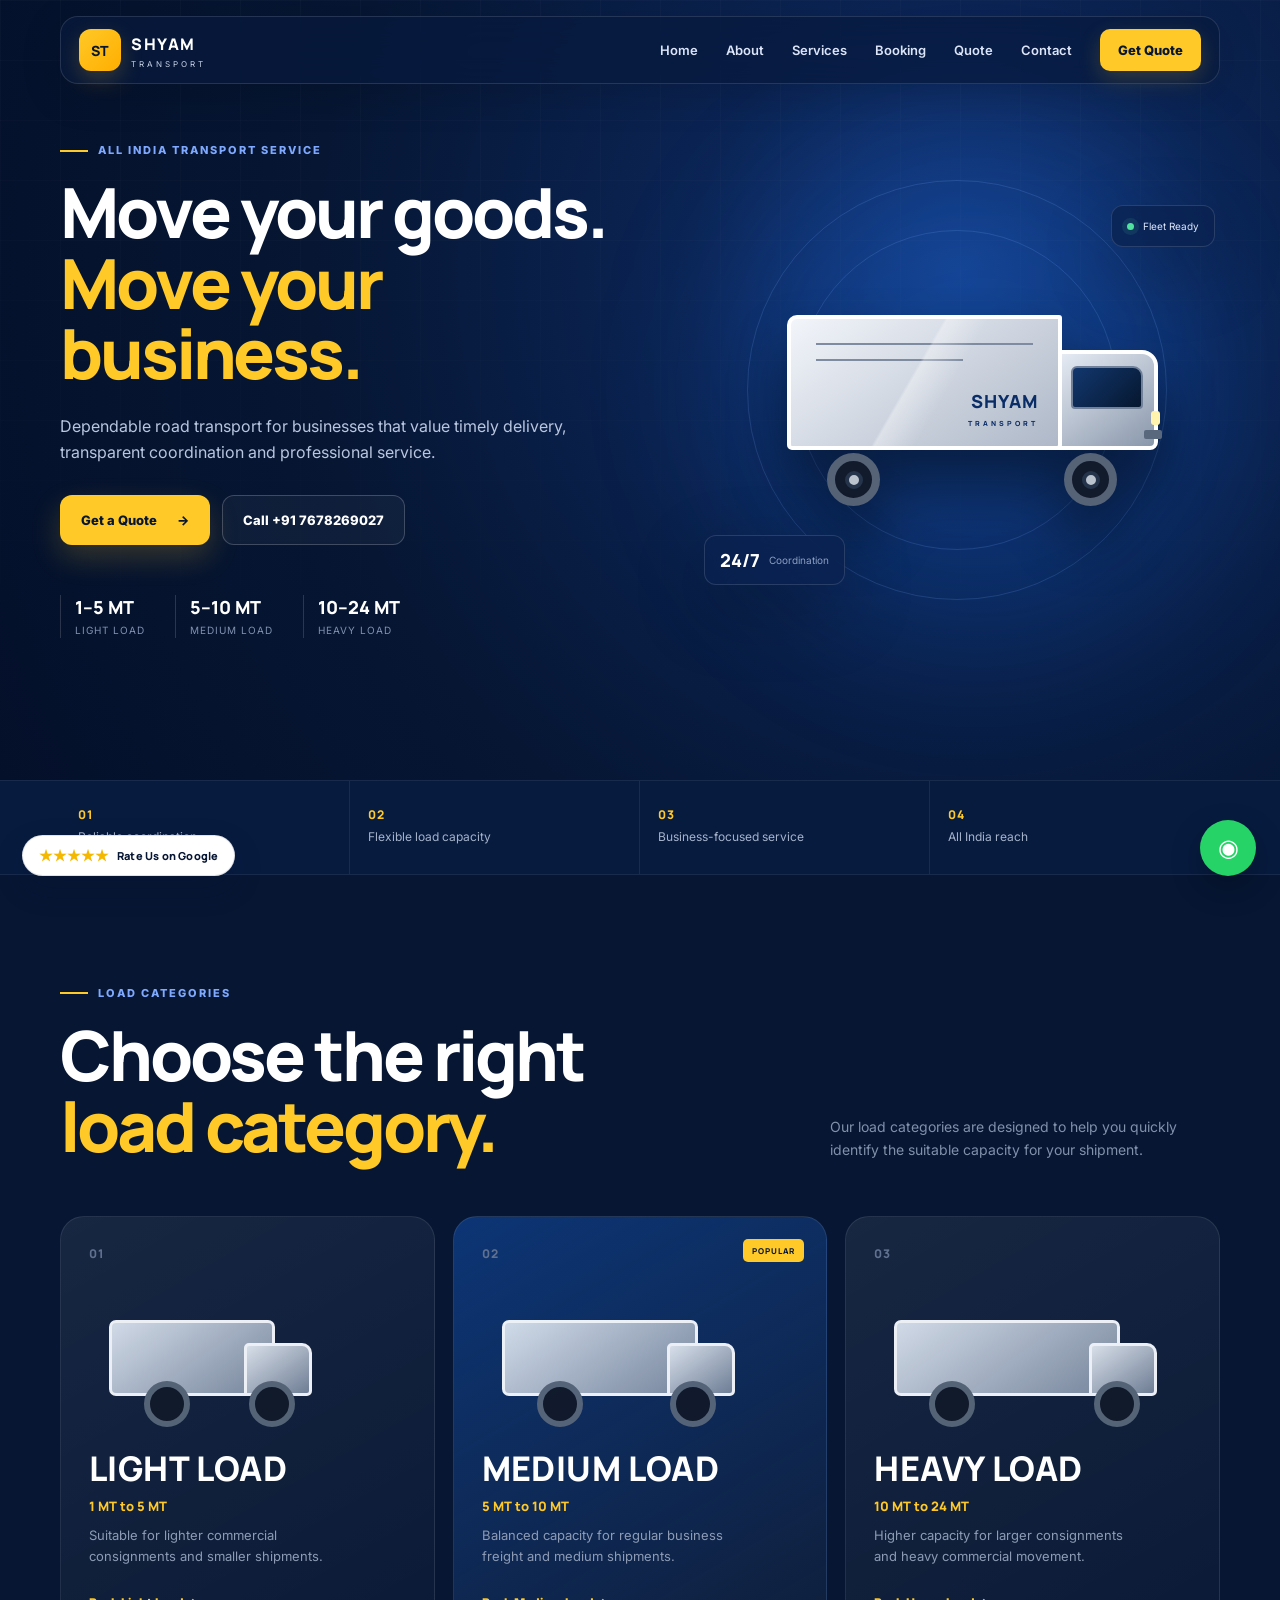
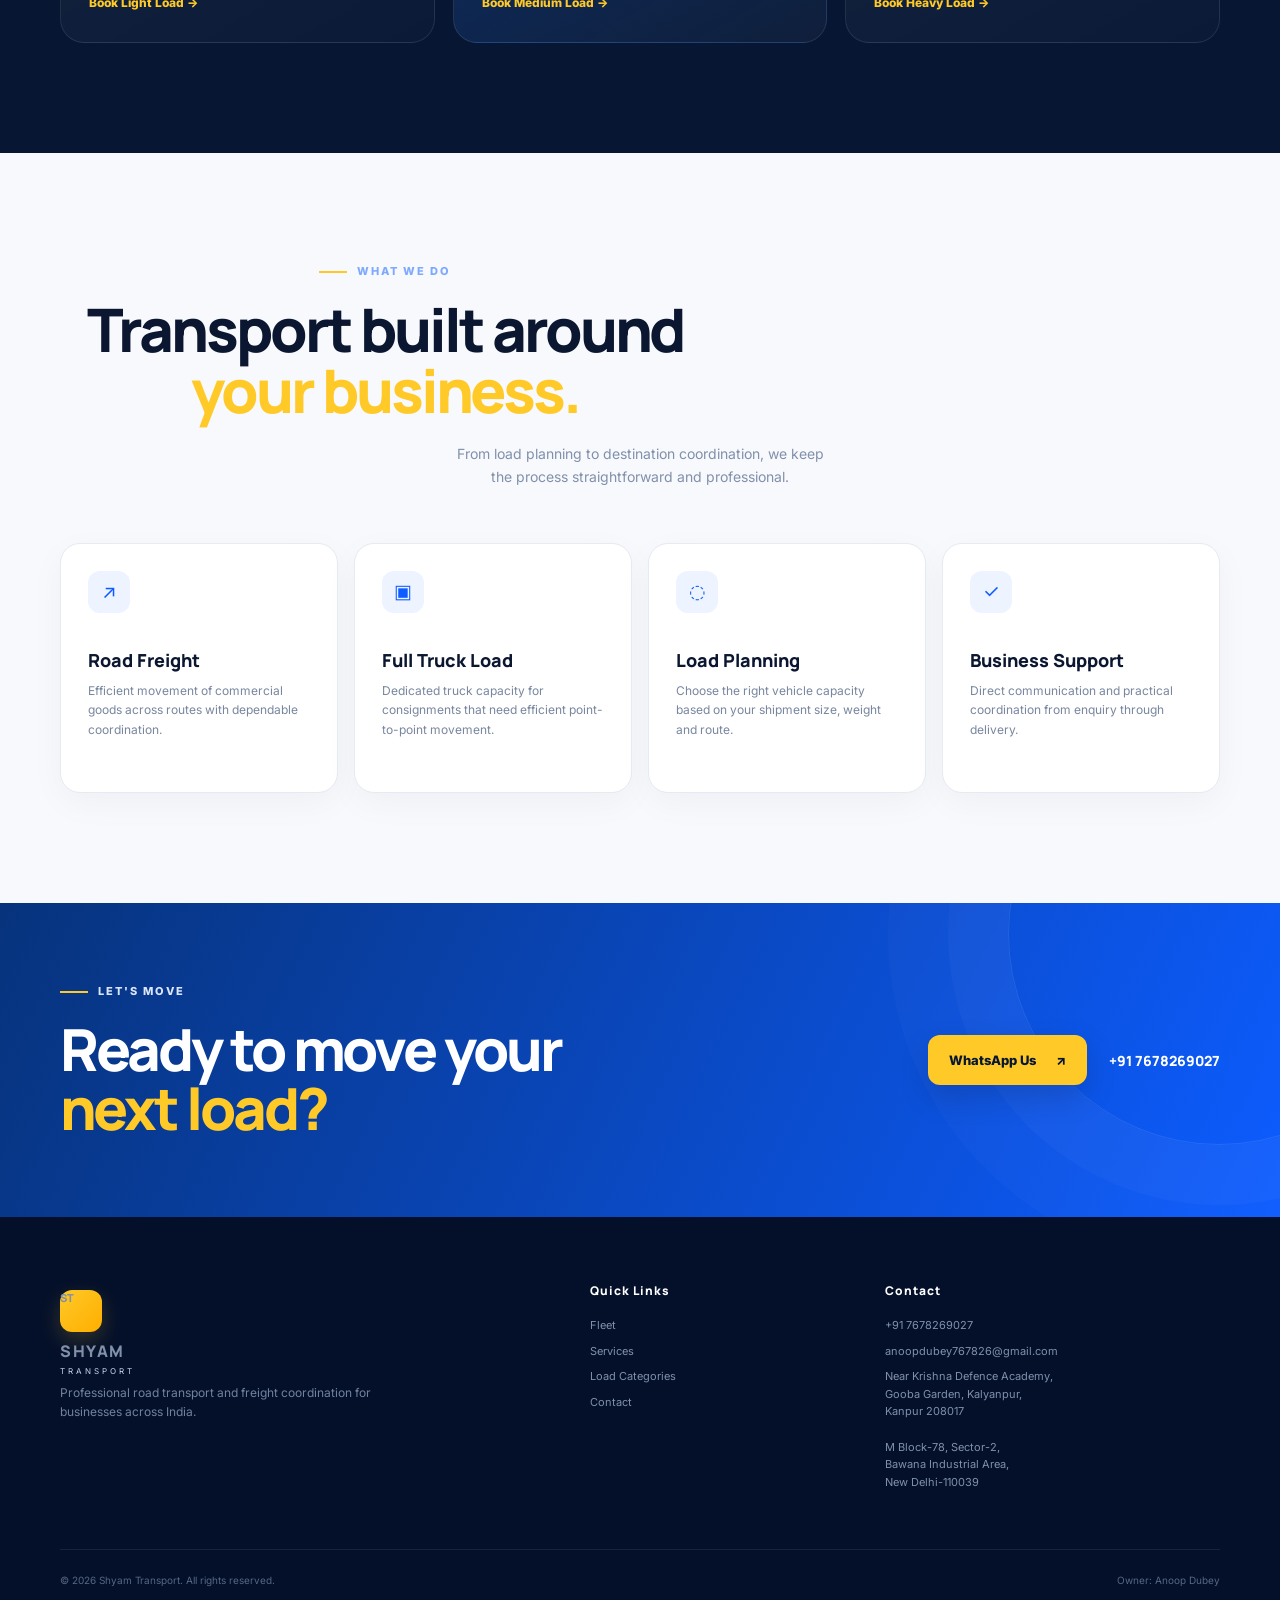
<file: index.html>
<!DOCTYPE html>
<html lang="en">
<head>
  <meta charset="UTF-8">
  <meta name="viewport" content="width=device-width, initial-scale=1.0">
  <meta name="description" content="Shyam Transport — reliable freight, fleet and all-India transport services.">
  <meta name="theme-color" content="#071a3d">
  <title>Shyam Transport | Reliable Freight & Logistics</title>
  <link rel="preconnect" href="https://fonts.googleapis.com">
  <link rel="preconnect" href="https://fonts.gstatic.com" crossorigin>
  <link href="https://fonts.googleapis.com/css2?family=Inter:wght@400;500;600;700;800&family=Manrope:wght@500;600;700;800&display=swap" rel="stylesheet">
  <link rel="stylesheet" href="style.css">
</head>
<body>
  <div class="scroll-progress" aria-hidden="true"><span id="scrollProgress"></span></div>

  <header class="site-header" id="top">
    <nav class="nav container" aria-label="Primary navigation">
      <a class="brand" href="#top" aria-label="Shyam Transport home">
        <span class="brand-mark">ST</span>
        <span>
          <strong>SHYAM</strong>
          <small>TRANSPORT</small>
        </span>
      </a>

      <button class="menu-toggle" id="menuToggle" type="button" aria-label="Open menu" aria-expanded="false">
        <span></span><span></span><span></span>
      </button>

      <div class="nav-links" id="navLinks">
        <a href="index.html">Home</a>
        <a href="about.html">About</a>
        <a href="services.html">Services</a>
        <a href="booking.html">Booking</a>
        <a href="quote.html">Quote</a>
        <a href="contact.html">Contact</a>
        <a class="nav-cta" href="quote.html">Get Quote</a>
      </div>
    </nav>
  </header>

  <main>
    <section class="hero section" id="home">
      <div class="hero-grid container">
        <div class="hero-copy reveal">
          <div class="eyebrow"><span></span> ALL INDIA TRANSPORT SERVICE</div>
          <h1>Move your goods.<br><em>Move your business.</em></h1>
          <p class="hero-text">Dependable road transport for businesses that value timely delivery, transparent coordination and professional service.</p>
          <div class="hero-actions">
            <a class="btn btn-primary" href="quote.html">Get a Quote <span>→</span></a>
            <a class="btn btn-ghost" href="tel:+917678269027">Call +91 7678269027</a>
          </div>
          <div class="trust-row">
  <div><strong>1–5 MT</strong><span>Light Load</span></div>
  <div><strong>5–10 MT</strong><span>Medium Load</span></div>
  <div><strong>10–24 MT</strong><span>Heavy Load</span></div>
</div> </div> <div class="hero-visual reveal reveal-delay">
          <div class="orbit orbit-one"></div>
          <div class="orbit orbit-two"></div>
          <div class="hero-truck">
            <div class="truck-cab">
              <div class="window"></div>
              <div class="headlight"></div>
              <div class="bumper"></div>
            </div>
            <div class="truck-body">
              <div class="cargo-line"></div>
              <div class="cargo-line short"></div>
              <div class="cargo-label">SHYAM<br><span>TRANSPORT</span></div>
            </div>
            <div class="wheel wheel-a"><span></span></div>
            <div class="wheel wheel-b"><span></span></div>
          </div>
          <div class="floating-card card-top"><span class="pulse-dot"></span> Fleet Ready</div>
          <div class="floating-card card-bottom"><strong>24/7</strong><span>Coordination</span></div>
        </div>
      </div>
      <div class="hero-glow" aria-hidden="true"></div>
    </section>

    <section class="stats-strip">
      <div class="container stats-grid">
        <div><strong>01</strong><span>Reliable coordination</span></div>
        <div><strong>02</strong><span>Flexible load capacity</span></div>
        <div><strong>03</strong><span>Business-focused service</span></div>
        <div><strong>04</strong><span>All India reach</span></div>
      </div>
    </section>

    <section class="section section-dark" id="fleet">
  <div class="container">
    <div class="section-heading reveal">
      <div>
        <div class="eyebrow"><span></span> LOAD CATEGORIES</div>
        <h2>Choose the right<br><em>load category.</em></h2>
      </div>
      <p>Our load categories are designed to help you quickly identify the suitable capacity for your shipment.</p>
    </div>
    <div class="fleet-grid load-category-grid">
      <article class="fleet-card reveal">
        <div class="fleet-number">01</div>
        <div class="mini-truck mini-truck-small"><span></span></div>
        <h3>LIGHT LOAD</h3>
        <p class="category-capacity">1 MT to 5 MT</p>
        <p>Suitable for lighter commercial consignments and smaller shipments.</p>
        <a href="booking.html">Book Light Load →</a>
      </article>
      <article class="fleet-card featured reveal reveal-delay">
        <div class="fleet-badge">POPULAR</div>
        <div class="fleet-number">02</div>
        <div class="mini-truck"><span></span></div>
        <h3>MEDIUM LOAD</h3>
        <p class="category-capacity">5 MT to 10 MT</p>
        <p>Balanced capacity for regular business freight and medium shipments.</p>
        <a href="booking.html">Book Medium Load →</a>
      </article>
      <article class="fleet-card reveal reveal-delay-2">
        <div class="fleet-number">03</div>
        <div class="mini-truck mini-truck-large"><span></span></div>
        <h3>HEAVY LOAD</h3>
        <p class="category-capacity">10 MT to 24 MT</p>
        <p>Higher capacity for larger consignments and heavy commercial movement.</p>
        <a href="booking.html">Book Heavy Load →</a>
      </article>
    </div>
  </div>
</section>

    <section class="section" id="services">
      <div class="container">
        <div class="section-heading centered reveal">
          <div>
            <div class="eyebrow"><span></span> WHAT WE DO</div>
            <h2>Transport built around<br><em>your business.</em></h2>
          </div>
          <p>From load planning to destination coordination, we keep the process straightforward and professional.</p>
        </div>

        <div class="services-grid">
          <article class="service-card reveal">
            <span class="service-icon">↗</span>
            <h3>Road Freight</h3>
            <p>Efficient movement of commercial goods across routes with dependable coordination.</p>
          </article>
          <article class="service-card reveal reveal-delay">
            <span class="service-icon">▣</span>
            <h3>Full Truck Load</h3>
            <p>Dedicated truck capacity for consignments that need efficient point-to-point movement.</p>
          </article>
          <article class="service-card reveal reveal-delay-2">
            <span class="service-icon">◌</span>
            <h3>Load Planning</h3>
            <p>Choose the right vehicle capacity based on your shipment size, weight and route.</p>
          </article>
          <article class="service-card reveal">
            <span class="service-icon">✓</span>
            <h3>Business Support</h3>
            <p>Direct communication and practical coordination from enquiry through delivery.</p>
          </article>
        </div>
      </div>
    </section>

    

    <section class="cta-section" id="contact">
      <div class="container cta-inner reveal">
        <div>
          <div class="eyebrow light"><span></span> LET'S MOVE</div>
          <h2>Ready to move your<br><em>next load?</em></h2>
        </div>
        <div class="cta-actions">
          <a class="btn btn-yellow" href="https://wa.me/917678269027?text=Hello%20Shyam%20Transport%2C%20I%20need%20a%20transport%20quote." target="_blank" rel="noopener">WhatsApp Us <span>↗</span></a>
          <a class="contact-phone" href="tel:+917678269027">+91 7678269027</a>
        </div>
      </div>
    </section>
  </main>

  <footer class="footer">
    <div class="container footer-grid">
      <div>
        <a class="brand footer-brand" href="#top">
          <span class="brand-mark">ST</span>
          <span><strong>SHYAM</strong><small>TRANSPORT</small></span>
        </a>
        <p>Professional road transport and freight coordination for businesses across India.</p>
      </div>
      <div>
        <h4>Quick Links</h4>
        <a href="#fleet">Fleet</a>
        <a href="#services">Services</a>
        <a href="#fleet">Load Categories</a>
        <a href="#contact">Contact</a>
      </div>
      <div>
        <h4>Contact</h4>
        <a href="tel:+917678269027">+91 7678269027</a>
        <a href="mailto:anoopdubey767826@gmail.com">anoopdubey767826@gmail.com</a>
        <span>Near Krishna Defence Academy,<br>Gooba Garden, Kalyanpur,<br>Kanpur 208017<br><br>M Block-78, Sector-2,<br>Bawana Industrial Area,<br>New Delhi-110039</span>
      </div>
    </div>
    <div class="footer-bottom container">
      <span>© <span id="year"></span> Shyam Transport. All rights reserved.</span>
      <span>Owner: Anoop Dubey</span>
    </div>
  </footer>

  <a class="whatsapp-float" href="https://wa.me/917678269027?text=Hello%20Shyam%20Transport%2C%20I%20would%20like%20to%20discuss%20a%20load." target="_blank" rel="noopener" aria-label="Chat with Shyam Transport on WhatsApp">
    <span>◉</span>
  </a>

  <a class="google-review-float" href="https://g.page/r/CY9FdhHcYSjzEAE/review" target="_blank" rel="noopener" aria-label="Rate Shyam Transport on Google">
    <span class="google-review-stars" aria-hidden="true">★★★★★</span>
    <span>Rate Us on Google</span>
  </a>

  <script src="script.js"></script>
</body>
</html>
</file>
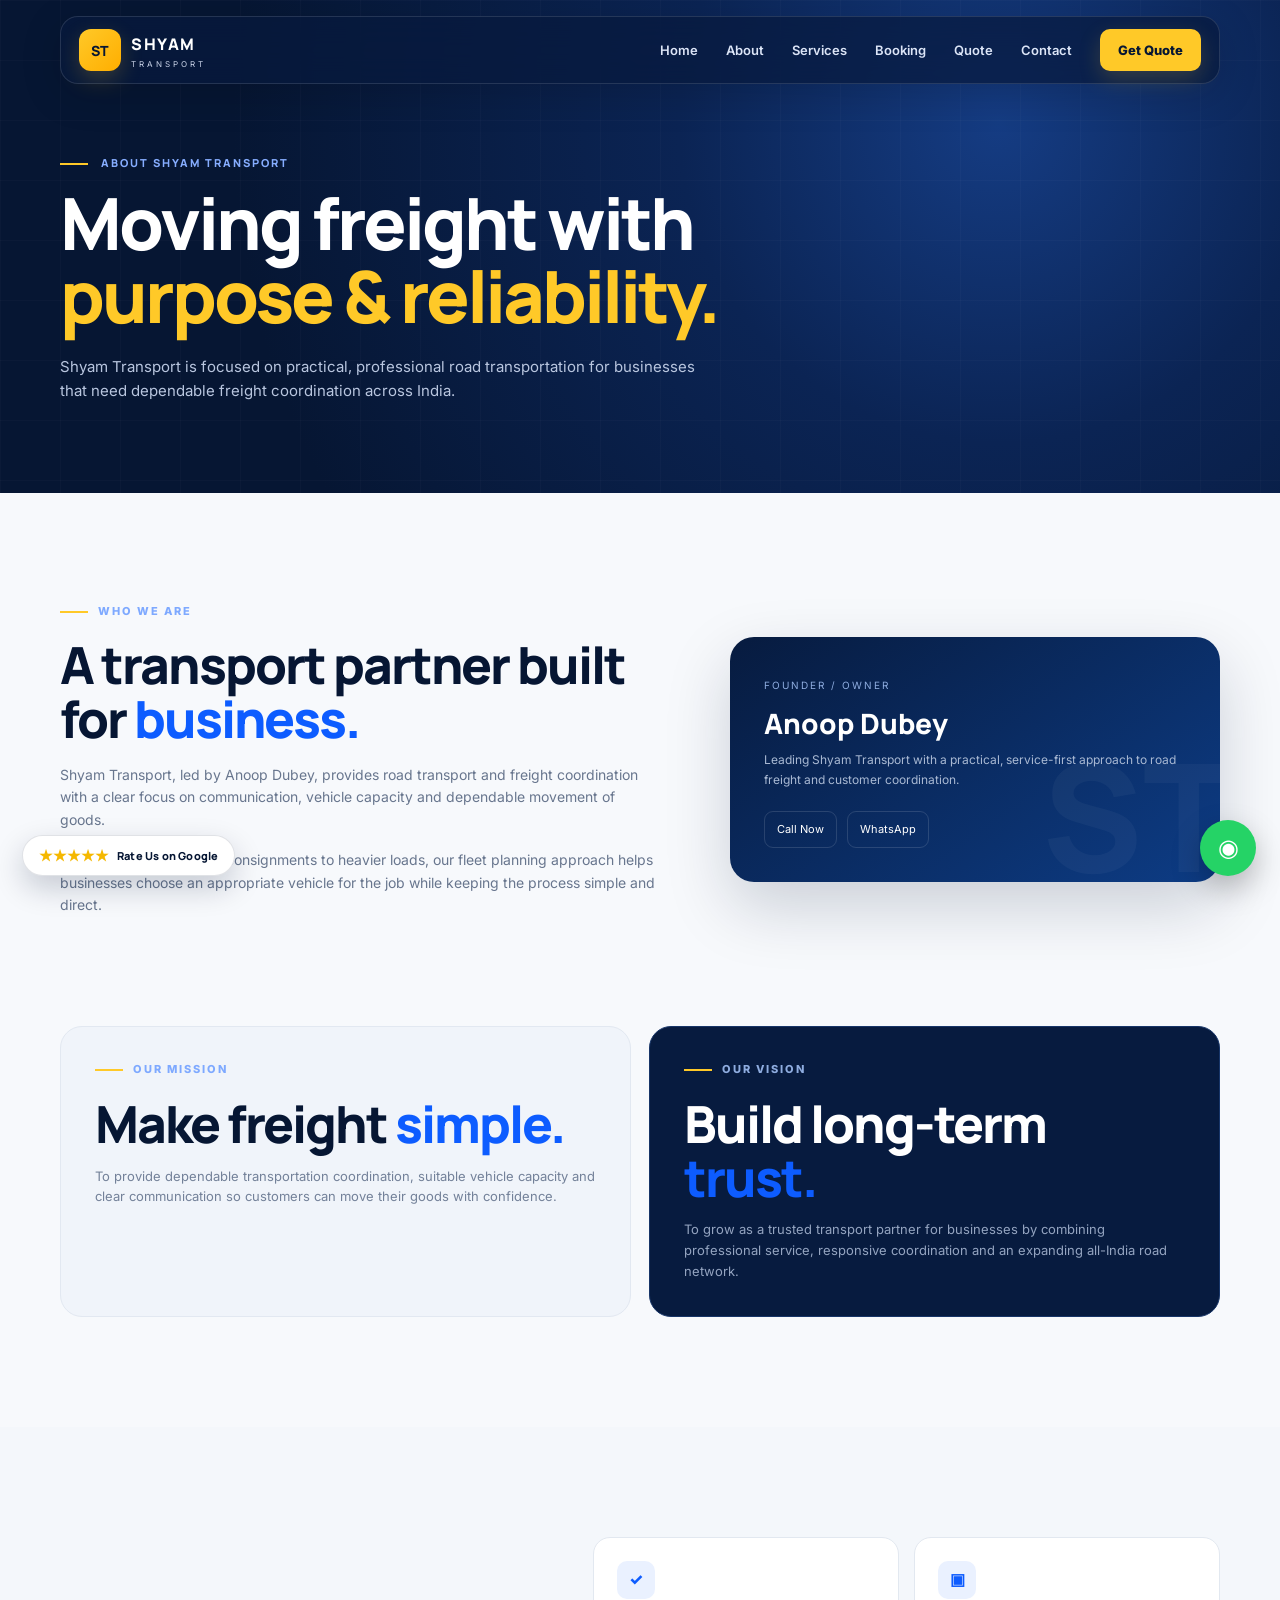
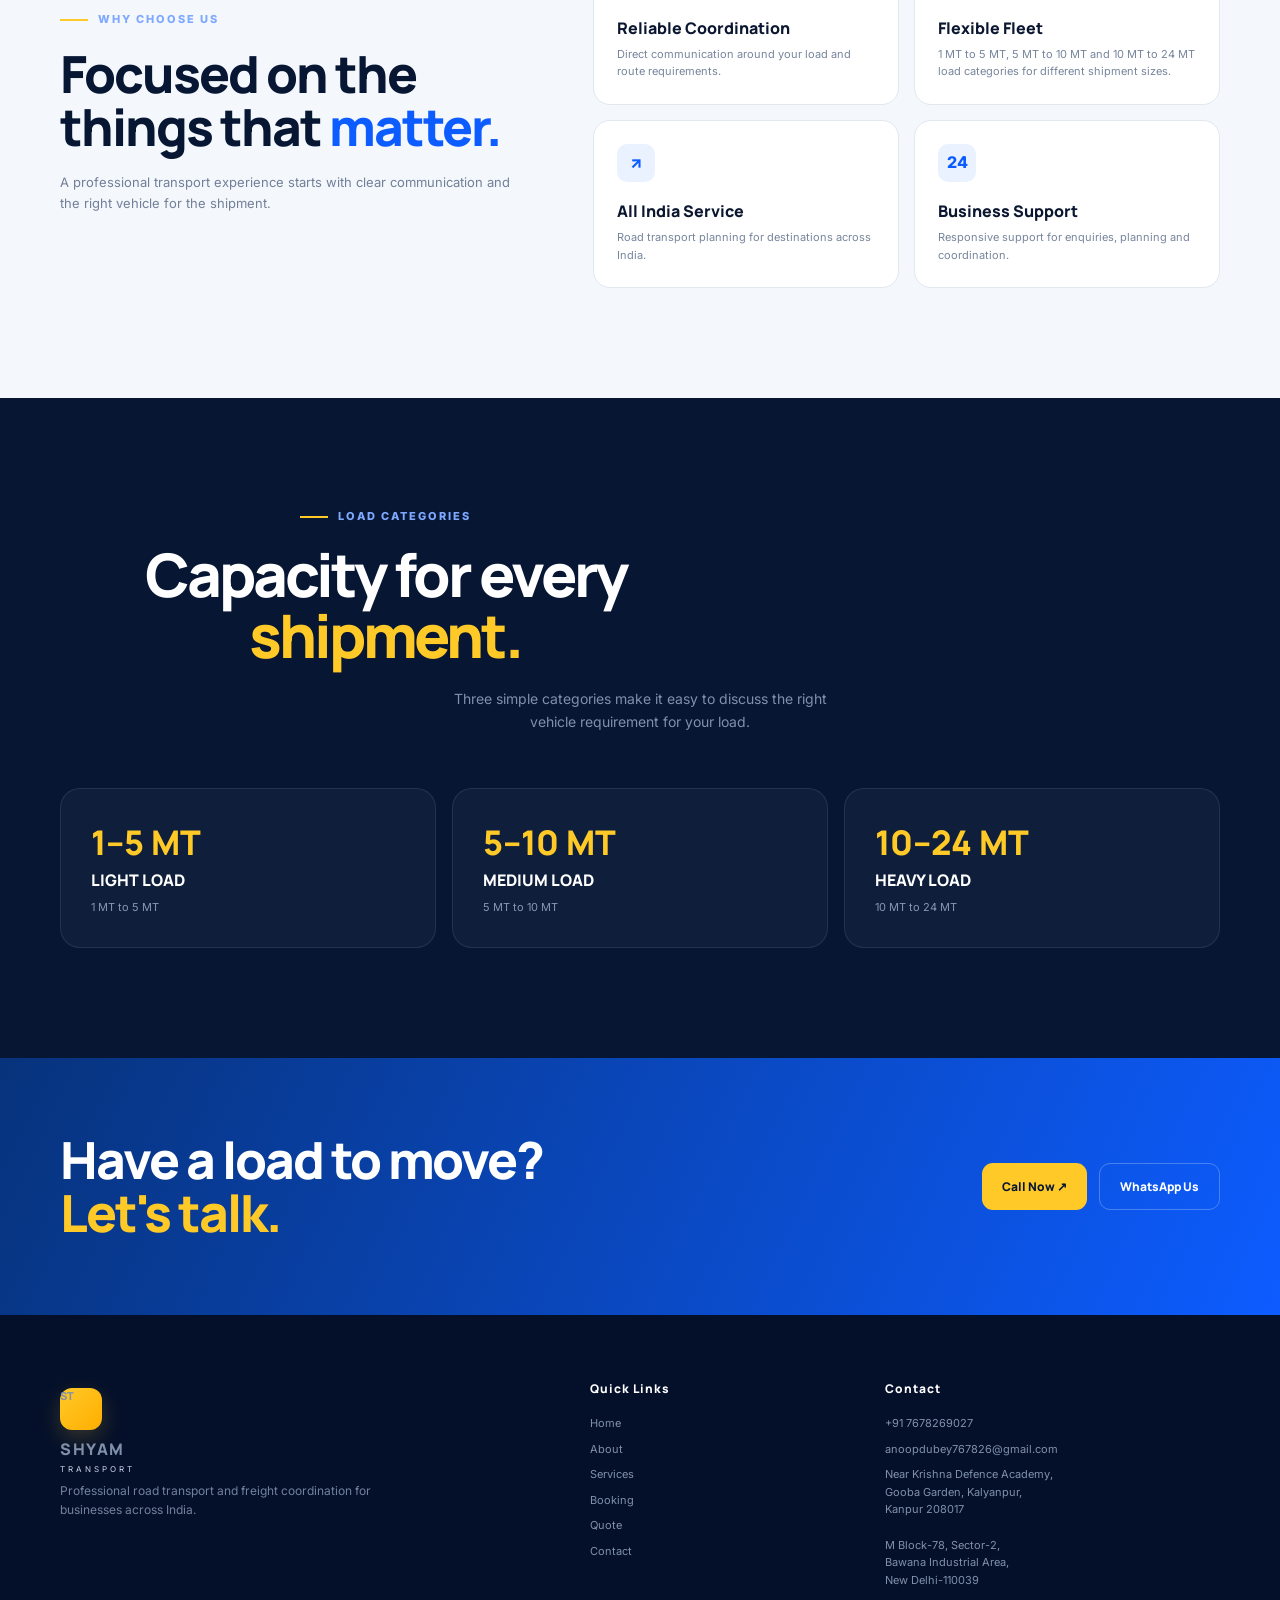
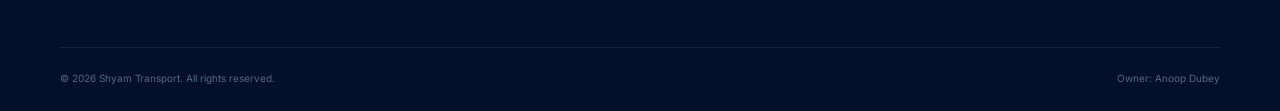
<file: about.html>
<!DOCTYPE html>
<html lang="en">
<head>
  <meta charset="UTF-8">
  <meta name="viewport" content="width=device-width, initial-scale=1.0">
  <meta name="description" content="About Shyam Transport — professional road transport and freight coordination led by Anoop Dubey.">
  <meta name="theme-color" content="#071a3d">
  <title>About Us | Shyam Transport</title>
  <link rel="preconnect" href="https://fonts.googleapis.com">
  <link rel="preconnect" href="https://fonts.gstatic.com" crossorigin>
  <link href="https://fonts.googleapis.com/css2?family=Inter:wght@400;500;600;700;800&family=Manrope:wght@500;600;700;800&display=swap" rel="stylesheet">
  <link rel="stylesheet" href="style.css">
  <style>
    .inner-hero{padding:155px 0 90px;background:radial-gradient(circle at 78% 25%,#153c83 0,#0b2454 30%,#061633 72%);color:#fff;position:relative;overflow:hidden}
    .inner-hero:before{content:"";position:absolute;inset:0;background-image:linear-gradient(rgba(255,255,255,.035) 1px,transparent 1px),linear-gradient(90deg,rgba(255,255,255,.035) 1px,transparent 1px);background-size:60px 60px;opacity:.6}
    .inner-hero .container{position:relative;z-index:2}
    .page-kicker{color:#86adff;font:800 11px Manrope;letter-spacing:2px;margin-bottom:16px}.page-kicker span{display:inline-block;width:28px;height:2px;background:#ffc928;vertical-align:middle;margin-right:9px}
    .inner-hero h1{font:800 clamp(44px,6vw,72px)/1.02 Manrope;letter-spacing:-3px;max-width:780px}.inner-hero h1 em{font-style:normal;color:#ffc928}.inner-hero p{max-width:650px;color:#b9c6df;margin-top:22px;font-size:15px}
    .about-intro{display:grid;grid-template-columns:1.1fr .9fr;gap:70px;align-items:center}.about-copy h2,.mission-card h2,.why-section h2{font:800 clamp(36px,4vw,52px)/1.05 Manrope;color:#061633;letter-spacing:-2px}.about-copy h2 em,.mission-card h2 em,.why-section h2 em{font-style:normal;color:#0d5cff}.about-copy p{color:#68768e;font-size:14px;margin-top:18px;max-width:650px}.owner-card{padding:34px;border-radius:24px;background:linear-gradient(145deg,#071b3f,#0d3c85);color:#fff;box-shadow:0 25px 65px rgba(6,22,51,.18);position:relative;overflow:hidden}.owner-card:after{content:"ST";position:absolute;right:-15px;bottom:-35px;font:800 150px Manrope;color:rgba(255,255,255,.04)}.owner-card .label{color:#8eacdf;font-size:10px;text-transform:uppercase;letter-spacing:2px}.owner-card h3{font:800 28px Manrope;margin:8px 0}.owner-card p{color:#a9b9d3;font-size:12px;position:relative;z-index:1}.owner-contact{display:flex;gap:10px;flex-wrap:wrap;margin-top:22px;position:relative;z-index:1}.owner-contact a{font-size:11px;padding:9px 12px;border:1px solid rgba(255,255,255,.13);border-radius:9px}
.mission-grid{display:grid;grid-template-columns:1fr 1fr;gap:18px}.mission-card{padding:34px;border-radius:22px;background:#f0f4fa;border:1px solid #e2e8f1}.mission-card:nth-child(2){background:#071b3f;color:#fff;border-color:#173568}.mission-card:nth-child(2) h2{color:#fff}.mission-card p{font-size:13px;color:#738199;margin-top:15px}.mission-card:nth-child(2) p{color:#94a4c0}
.why-section{background:#f4f7fb}.why-grid{display:grid;grid-template-columns:.85fr 1.15fr;gap:70px;align-items:center}.why-list{display:grid;grid-template-columns:1fr 1fr;gap:15px}.why-item{padding:23px;border:1px solid #e2e8f0;border-radius:17px;background:#fff}.why-icon{width:38px;height:38px;border-radius:10px;background:#eaf1ff;color:#0d5cff;display:grid;place-items:center;font-weight:800;margin-bottom:18px}.why-item h3{font:800 16px Manrope}.why-item p{font-size:11px;color:#77859c;margin-top:7px}
.fleet-info{background:#061633;color:#fff}.fleet-info-grid{display:grid;grid-template-columns:repeat(3,1fr);gap:16px}.capacity-box{padding:30px;border:1px solid rgba(255,255,255,.09);border-radius:20px;background:rgba(255,255,255,.04)}.capacity-box strong{font:800 34px Manrope;color:#ffc928}.capacity-box h3{font:800 16px Manrope;margin-top:4px}.capacity-box p{font-size:11px;color:#8797b2;margin-top:8px}
.page-cta{padding:75px 0;background:linear-gradient(115deg,#07337c,#0d5cff);color:#fff}.page-cta-inner{display:flex;align-items:center;justify-content:space-between;gap:30px}.page-cta h2{font:800 clamp(36px,4vw,52px)/1.05 Manrope;letter-spacing:-2px}.page-cta h2 em{font-style:normal;color:#ffc928}.cta-buttons{display:flex;gap:12px;flex-wrap:wrap}.yellow-btn{display:inline-flex;align-items:center;justify-content:center;gap:15px;padding:14px 20px;border-radius:11px;background:#ffc928;color:#061633;font:800 12px Manrope}.outline-btn{display:inline-flex;align-items:center;justify-content:center;padding:14px 20px;border-radius:11px;border:1px solid rgba(255,255,255,.25);font:800 12px Manrope}
@media(max-width:800px){.about-intro,.why-grid{grid-template-columns:1fr;gap:35px}.mission-grid{grid-template-columns:1fr}.fleet-info-grid{grid-template-columns:1fr}.why-list{grid-template-columns:1fr 1fr}.page-cta-inner{display:block}.cta-buttons{margin-top:25px}}
@media(max-width:520px){.why-list{grid-template-columns:1fr}.inner-hero{padding:135px 0 70px}.inner-hero h1{font-size:43px}}
  </style>
</head>
<body>
  <div class="scroll-progress"><span id="scrollProgress"></span></div>

  <header class="site-header">
    <nav class="nav container" aria-label="Primary navigation">
      <a class="brand" href="index.html" aria-label="Shyam Transport home">
        <span class="brand-mark">ST</span>
        <span><strong>SHYAM</strong><small>TRANSPORT</small></span>
      </a>
      <button class="menu-toggle" id="menuToggle" type="button" aria-label="Open menu" aria-expanded="false"><span></span><span></span><span></span></button>
      <div class="nav-links" id="navLinks">
        <a href="index.html">Home</a>
        <a href="about.html">About</a>
        <a href="services.html">Services</a>
        <a href="booking.html">Booking</a>
        <a href="quote.html">Quote</a>
        <a href="contact.html">Contact</a>
        <a class="nav-cta" href="https://wa.me/917678269027?text=Hello%20Shyam%20Transport%2C%20I%20would%20like%20a%20transport%20quote." target="_blank" rel="noopener">Get Quote</a>
      </div>
    </nav>
  </header>

  <main>
    <section class="inner-hero">
      <div class="container">
        <div class="page-kicker"><span></span> ABOUT SHYAM TRANSPORT</div>
        <h1>Moving freight with<br><em>purpose & reliability.</em></h1>
        <p>Shyam Transport is focused on practical, professional road transportation for businesses that need dependable freight coordination across India.</p>
      </div>
    </section>

    <section class="section">
      <div class="container about-intro">
        <div class="about-copy">
          <div class="eyebrow"><span></span> WHO WE ARE</div>
          <h2>A transport partner built for <em>business.</em></h2>
          <p>Shyam Transport, led by Anoop Dubey, provides road transport and freight coordination with a clear focus on communication, vehicle capacity and dependable movement of goods.</p>
          <p>From smaller commercial consignments to heavier loads, our fleet planning approach helps businesses choose an appropriate vehicle for the job while keeping the process simple and direct.</p>
        </div>
        <div class="owner-card">
          <span class="label">Founder / Owner</span>
          <h3>Anoop Dubey</h3>
          <p>Leading Shyam Transport with a practical, service-first approach to road freight and customer coordination.</p>
          <div class="owner-contact">
            <a href="tel:+917678269027">Call Now</a>
            <a href="https://wa.me/917678269027?text=Hello%20Anoop%2C%20I%20want%20to%20discuss%20a%20transport%20requirement." target="_blank" rel="noopener">WhatsApp</a>
          </div>
        </div>
      </div>
    </section>

    <section class="section" style="padding-top:0">
      <div class="container mission-grid">
        <article class="mission-card">
          <div class="eyebrow"><span></span> OUR MISSION</div>
          <h2>Make freight <em>simple.</em></h2>
          <p>To provide dependable transportation coordination, suitable vehicle capacity and clear communication so customers can move their goods with confidence.</p>
        </article>
        <article class="mission-card">
          <div class="eyebrow" style="color:#8eacdf"><span></span> OUR VISION</div>
          <h2>Build long-term <em>trust.</em></h2>
          <p>To grow as a trusted transport partner for businesses by combining professional service, responsive coordination and an expanding all-India road network.</p>
        </article>
      </div>
    </section>

    <section class="section why-section">
      <div class="container why-grid">
        <div>
          <div class="eyebrow"><span></span> WHY CHOOSE US</div>
          <h2>Focused on the things that <em>matter.</em></h2>
          <p style="color:#718099;font-size:13px;margin-top:18px;max-width:500px">A professional transport experience starts with clear communication and the right vehicle for the shipment.</p>
        </div>
        <div class="why-list">
          <article class="why-item"><div class="why-icon">✓</div><h3>Reliable Coordination</h3><p>Direct communication around your load and route requirements.</p></article>
          <article class="why-item"><div class="why-icon">▣</div><h3>Flexible Fleet</h3><p>1 MT to 5 MT, 5 MT to 10 MT and 10 MT to 24 MT load categories for different shipment sizes.</p></article>
          <article class="why-item"><div class="why-icon">↗</div><h3>All India Service</h3><p>Road transport planning for destinations across India.</p></article>
          <article class="why-item"><div class="why-icon">24</div><h3>Business Support</h3><p>Responsive support for enquiries, planning and coordination.</p></article>
        </div>
      </div>
    </section>

    <section class="section fleet-info" id="load-categories">
  <div class="container">
    <div class="section-heading centered reveal">
      <div>
        <div class="eyebrow"><span></span> LOAD CATEGORIES</div>
        <h2>Capacity for every <em>shipment.</em></h2>
      </div>
      <p>Three simple categories make it easy to discuss the right vehicle requirement for your load.</p>
    </div>
    <div class="fleet-info-grid">
      <div class="capacity-box"><strong>1–5 MT</strong><h3>LIGHT LOAD</h3><p>1 MT to 5 MT</p></div>
      <div class="capacity-box"><strong>5–10 MT</strong><h3>MEDIUM LOAD</h3><p>5 MT to 10 MT</p></div>
      <div class="capacity-box"><strong>10–24 MT</strong><h3>HEAVY LOAD</h3><p>10 MT to 24 MT</p></div>
    </div>
  </div>
</section>

    <section class="page-cta">
      <div class="container page-cta-inner">
        <h2>Have a load to move?<br><em>Let's talk.</em></h2>
        <div class="cta-buttons">
          <a class="yellow-btn" href="tel:+917678269027">Call Now ↗</a>
          <a class="outline-btn" href="https://wa.me/917678269027?text=Hello%20Shyam%20Transport%2C%20I%20need%20transport%20support." target="_blank" rel="noopener">WhatsApp Us</a>
        </div>
      </div>
    </section>
  </main>

  <footer class="footer">
    <div class="container footer-grid">
      <div>
        <a class="brand footer-brand" href="index.html"><span class="brand-mark">ST</span><span><strong>SHYAM</strong><small>TRANSPORT</small></span></a>
        <p>Professional road transport and freight coordination for businesses across India.</p>
      </div>
      <div><h4>Quick Links</h4><a href="index.html">Home</a><a href="about.html">About</a><a href="services.html">Services</a><a href="booking.html">Booking</a><a href="quote.html">Quote</a><a href="contact.html">Contact</a></div>
      <div><h4>Contact</h4><a href="tel:+917678269027">+91 7678269027</a><a href="mailto:anoopdubey767826@gmail.com">anoopdubey767826@gmail.com</a><span>Near Krishna Defence Academy,<br>Gooba Garden, Kalyanpur,<br>Kanpur 208017<br><br>M Block-78, Sector-2,<br>Bawana Industrial Area,<br>New Delhi-110039</span></div>
    </div>
    <div class="footer-bottom container"><span>© <span id="year"></span> Shyam Transport. All rights reserved.</span><span>Owner: Anoop Dubey</span></div>
  </footer>

  <a class="whatsapp-float" href="https://wa.me/917678269027?text=Hello%20Shyam%20Transport%2C%20I%20would%20like%20to%20discuss%20a%20load." target="_blank" rel="noopener" aria-label="Chat on WhatsApp"><span>◉</span></a>

  <a class="google-review-float" href="https://g.page/r/CY9FdhHcYSjzEAE/review" target="_blank" rel="noopener" aria-label="Rate Shyam Transport on Google">
    <span class="google-review-stars" aria-hidden="true">★★★★★</span>
    <span>Rate Us on Google</span>
  </a>

  <script src="script.js"></script>
</body>
</html>
</file>
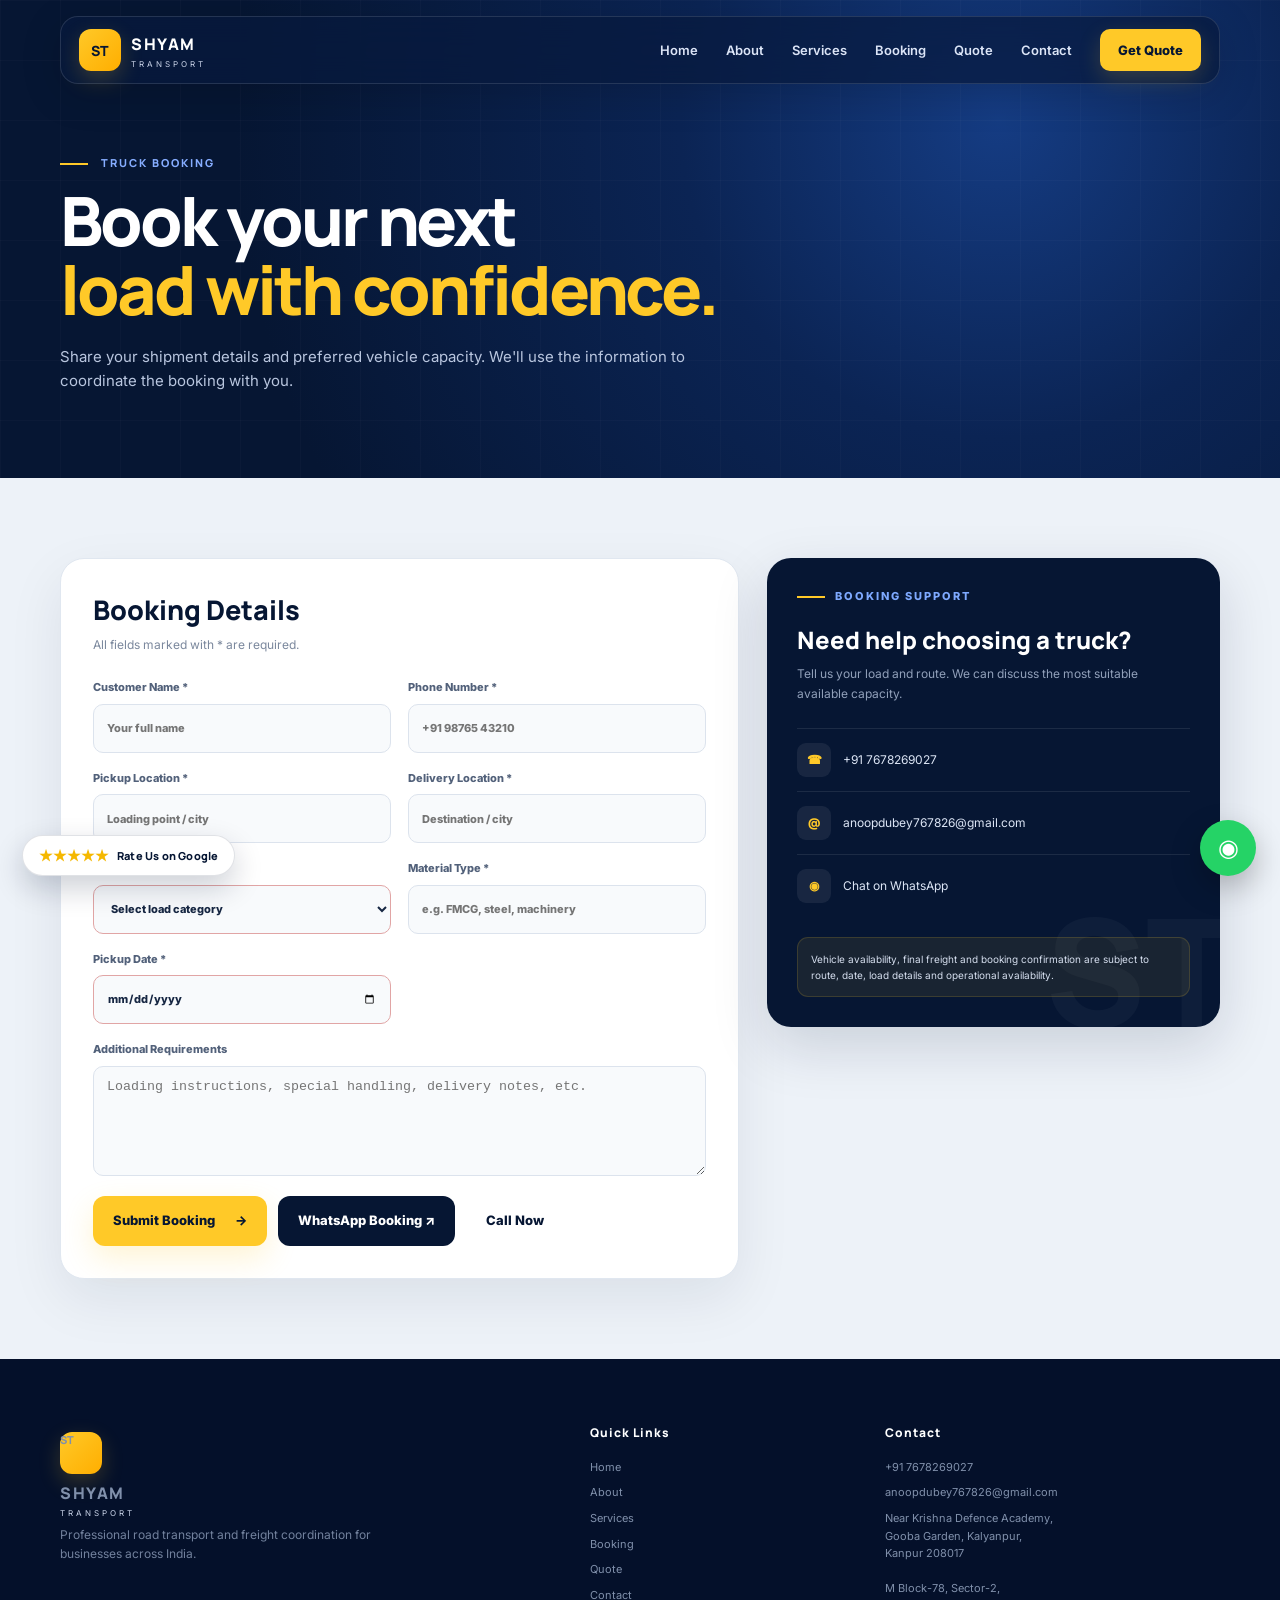
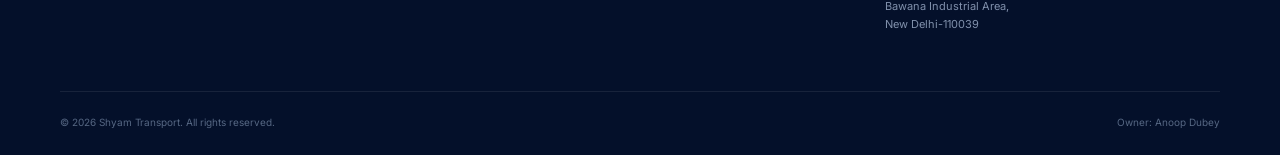
<file: booking.html>
<!DOCTYPE html>
<html lang="en">
<head>
  <meta charset="UTF-8">
  <meta name="viewport" content="width=device-width, initial-scale=1.0">
  <meta name="description" content="Book a truck with Shyam Transport for reliable road freight service across India.">
  <meta name="theme-color" content="#071a3d">
  <title>Book a Truck | Shyam Transport</title>
  <link rel="preconnect" href="https://fonts.googleapis.com">
  <link rel="preconnect" href="https://fonts.gstatic.com" crossorigin>
  <link href="https://fonts.googleapis.com/css2?family=Inter:wght@400;500;600;700;800&family=Manrope:wght@500;600;700;800&display=swap" rel="stylesheet">
  <link rel="stylesheet" href="style.css">
  <style>
    .form-page-hero{padding:155px 0 85px;background:radial-gradient(circle at 78% 25%,#153c83 0,#0b2454 30%,#061633 72%);color:#fff;position:relative;overflow:hidden}.form-page-hero:before{content:"";position:absolute;inset:0;background-image:linear-gradient(rgba(255,255,255,.035) 1px,transparent 1px),linear-gradient(90deg,rgba(255,255,255,.035) 1px,transparent 1px);background-size:60px 60px;opacity:.6}.form-page-hero .container{position:relative;z-index:2}.form-kicker{color:#86adff;font:800 11px Manrope;letter-spacing:2px;margin-bottom:16px}.form-kicker span{display:inline-block;width:28px;height:2px;background:#ffc928;vertical-align:middle;margin-right:9px}.form-page-hero h1{font:800 clamp(44px,6vw,68px)/1.02 Manrope;letter-spacing:-3px}.form-page-hero h1 em{font-style:normal;color:#ffc928}.form-page-hero p{max-width:650px;color:#b9c6df;margin-top:20px;font-size:15px}
.form-section{background:#edf2f8;padding:80px 0}.form-layout{display:grid;grid-template-columns:1.2fr .8fr;gap:28px;align-items:start}.form-panel{background:#fff;border:1px solid #e0e7f0;border-radius:24px;padding:32px;box-shadow:0 20px 55px rgba(6,22,51,.08)}.form-panel h2{font:800 27px Manrope;color:#061633}.form-panel>p{color:#7b889d;font-size:12px;margin:7px 0 25px}.booking-form{display:grid;grid-template-columns:1fr 1fr;gap:17px}.booking-form .full-field{grid-column:1/-1}.booking-form label{font-size:11px;font-weight:800;color:#52617a}.booking-form input,.booking-form select,.booking-form textarea{display:block;width:100%;margin-top:7px;border:1px solid #dce3ed;background:#f8fafc;border-radius:10px;padding:12px 13px;color:#172743;outline:none;transition:.2s}.booking-form input,.booking-form select{height:49px}.booking-form textarea{min-height:110px;resize:vertical}.booking-form input:focus,.booking-form select:focus,.booking-form textarea:focus{border-color:#6c99ff;box-shadow:0 0 0 4px rgba(13,92,255,.08)}.booking-form input:invalid:not(:placeholder-shown),.booking-form select:invalid{border-color:#e1a5a5}.form-actions{grid-column:1/-1;display:flex;gap:11px;flex-wrap:wrap;margin-top:3px}.form-actions .btn{cursor:pointer;border:0}.dark-action{background:#061633;color:#fff}.side-panel{background:#061633;color:#fff;border-radius:24px;padding:30px;position:sticky;top:110px;overflow:hidden;box-shadow:0 20px 55px rgba(6,22,51,.15)}.side-panel:after{content:"ST";position:absolute;right:-18px;bottom:-45px;font:800 150px Manrope;color:rgba(255,255,255,.035)}.side-panel h3{font:800 24px Manrope}.side-panel>p{font-size:12px;color:#91a0ba;margin-top:8px}.quick-contact{position:relative;z-index:2;margin-top:25px}.quick-contact a{display:flex;align-items:center;gap:12px;padding:14px 0;border-top:1px solid rgba(255,255,255,.09);font-size:12px;color:#dce5f5}.quick-icon{width:34px;height:34px;border-radius:9px;background:rgba(255,255,255,.07);display:grid;place-items:center;color:#ffc928;font-weight:800}.side-note{position:relative;z-index:2;margin-top:20px;padding:13px;border-radius:11px;background:rgba(255,201,40,.08);border:1px solid rgba(255,201,40,.15);color:#d5deee;font-size:10px}.success-message{display:none;grid-column:1/-1;padding:14px;border-radius:10px;background:#eaf8f0;color:#17683e;border:1px solid #bce7cf;font-size:11px;font-weight:700}.success-message.show{display:block}
@media(max-width:850px){.form-layout{grid-template-columns:1fr}.side-panel{position:relative;top:auto}.booking-form{grid-template-columns:1fr}.booking-form .full-field{grid-column:auto}.form-actions,.success-message{grid-column:auto}}
@media(max-width:520px){.form-page-hero{padding:135px 0 70px}.form-page-hero h1{font-size:43px}.form-panel,.side-panel{padding:22px}}
  </style>
</head>
<body>
  <div class="scroll-progress"><span id="scrollProgress"></span></div>
  <header class="site-header">
    <nav class="nav container" aria-label="Primary navigation">
      <a class="brand" href="index.html"><span class="brand-mark">ST</span><span><strong>SHYAM</strong><small>TRANSPORT</small></span></a>
      <button class="menu-toggle" id="menuToggle" type="button" aria-label="Open menu" aria-expanded="false"><span></span><span></span><span></span></button>
      <div class="nav-links" id="navLinks">
        <a href="index.html">Home</a><a href="about.html">About</a><a href="services.html">Services</a><a href="booking.html">Booking</a><a href="quote.html">Quote</a><a href="contact.html">Contact</a>
        <a class="nav-cta" href="quote.html">Get Quote</a>
      </div>
    </nav>
  </header>

  <main>
    <section class="form-page-hero">
      <div class="container">
        <div class="form-kicker"><span></span> TRUCK BOOKING</div>
        <h1>Book your next<br><em>load with confidence.</em></h1>
        <p>Share your shipment details and preferred vehicle capacity. We'll use the information to coordinate the booking with you.</p>
      </div>
    </section>

    <section class="form-section">
      <div class="container form-layout">
        <div class="form-panel reveal">
          <h2>Booking Details</h2>
          <p>All fields marked with * are required.</p>
          <form class="booking-form" id="bookingForm" novalidate>
            <label>Customer Name *
              <input id="bookingName" name="name" type="text" autocomplete="name" minlength="2" required placeholder="Your full name">
            </label>
            <label>Phone Number *
              <input id="bookingPhone" name="phone" type="tel" autocomplete="tel" inputmode="tel" pattern="[+]?[0-9 ()-]{10,17}" required placeholder="+91 98765 43210">
            </label>
            <label>Pickup Location *
              <input id="bookingPickup" name="pickup" type="text" required placeholder="Loading point / city">
            </label>
            <label>Delivery Location *
              <input id="bookingDelivery" name="delivery" type="text" required placeholder="Destination / city">
            </label>
            <label>Truck Capacity *
              <select id="bookingCapacity" name="capacity" required>
  <option value="" selected disabled>Select load category</option>
  <option>LIGHT LOAD — 1 MT to 5 MT</option>
  <option>MEDIUM LOAD — 5 MT to 10 MT</option>
  <option>HEAVY LOAD — 10 MT to 24 MT</option>
</select>
            </label>
            <label>Material Type *
              <input id="bookingMaterial" name="material" type="text" required placeholder="e.g. FMCG, steel, machinery">
            </label>
            <label>Pickup Date *
              <input id="bookingDate" name="date" type="date" required>
            </label>
            <label class="full-field">Additional Requirements
              <textarea id="bookingRequirements" name="requirements" placeholder="Loading instructions, special handling, delivery notes, etc."></textarea>
            </label>
            <div class="success-message" id="bookingSuccess" role="status">Booking details are ready. Use WhatsApp below to send the booking request directly.</div>
            <div class="form-actions">
              <button class="btn btn-primary" type="submit">Submit Booking <span>→</span></button>
              <a class="btn dark-action" id="bookingWhatsApp" href="https://wa.me/917678269027?text=Hello%20Shyam%20Transport%2C%20I%20want%20to%20book%20a%20truck." target="_blank" rel="noopener">WhatsApp Booking ↗</a>
              <a class="btn btn-ghost" style="color:#061633;border-color:#d9e1ec" href="tel:+917678269027">Call Now</a>
            </div>
          </form>
        </div>

        <aside class="side-panel reveal reveal-delay">
          <div class="eyebrow"><span></span> BOOKING SUPPORT</div>
          <h3>Need help choosing a truck?</h3>
          <p>Tell us your load and route. We can discuss the most suitable available capacity.</p>
          <div class="quick-contact">
            <a href="tel:+917678269027"><span class="quick-icon">☎</span> +91 7678269027</a>
            <a href="mailto:anoopdubey767826@gmail.com"><span class="quick-icon">@</span> anoopdubey767826@gmail.com</a>
            <a href="https://wa.me/917678269027?text=Hello%20Shyam%20Transport%2C%20I%20need%20help%20with%20a%20truck%20booking." target="_blank" rel="noopener"><span class="quick-icon">◉</span> Chat on WhatsApp</a>
          </div>
          <div class="side-note">Vehicle availability, final freight and booking confirmation are subject to route, date, load details and operational availability.</div>
        </aside>
      </div>
    </section>
  </main>

  <footer class="footer">
    <div class="container footer-grid">
      <div><a class="brand footer-brand" href="index.html"><span class="brand-mark">ST</span><span><strong>SHYAM</strong><small>TRANSPORT</small></span></a><p>Professional road transport and freight coordination for businesses across India.</p></div>
      <div><h4>Quick Links</h4><a href="index.html">Home</a><a href="about.html">About</a><a href="services.html">Services</a><a href="booking.html">Booking</a><a href="quote.html">Quote</a><a href="contact.html">Contact</a></div>
      <div><h4>Contact</h4><a href="tel:+917678269027">+91 7678269027</a><a href="mailto:anoopdubey767826@gmail.com">anoopdubey767826@gmail.com</a><span>Near Krishna Defence Academy,<br>Gooba Garden, Kalyanpur,<br>Kanpur 208017<br><br>M Block-78, Sector-2,<br>Bawana Industrial Area,<br>New Delhi-110039</span></div>
    </div>
    <div class="footer-bottom container"><span>© <span id="year"></span> Shyam Transport. All rights reserved.</span><span>Owner: Anoop Dubey</span></div>
  </footer>
  <a class="whatsapp-float" href="https://wa.me/917678269027?text=Hello%20Shyam%20Transport%2C%20I%20would%20like%20to%20discuss%20a%20load." target="_blank" rel="noopener" aria-label="Chat on WhatsApp"><span>◉</span></a>
  <a class="google-review-float" href="https://g.page/r/CY9FdhHcYSjzEAE/review" target="_blank" rel="noopener" aria-label="Rate Shyam Transport on Google">
    <span class="google-review-stars" aria-hidden="true">★★★★★</span>
    <span>Rate Us on Google</span>
  </a>

  <script src="script.js"></script>
  <script>
    (() => {
      const form = document.getElementById("bookingForm");
      const success = document.getElementById("bookingSuccess");
      const wa = document.getElementById("bookingWhatsApp");
      const date = document.getElementById("bookingDate");
      const today = new Date().toISOString().split("T")[0];
      date.min = today;
      form.addEventListener("submit", e => {
        e.preventDefault();
        if (!form.checkValidity()) { form.reportValidity(); return; }
        const data = {
          name: document.getElementById("bookingName").value.trim(),
          phone: document.getElementById("bookingPhone").value.trim(),
          pickup: document.getElementById("bookingPickup").value.trim(),
          delivery: document.getElementById("bookingDelivery").value.trim(),
          capacity: document.getElementById("bookingCapacity").value,
          material: document.getElementById("bookingMaterial").value.trim(),
          date: document.getElementById("bookingDate").value,
          requirements: document.getElementById("bookingRequirements").value.trim() || "None"
        };
        const message = `Hello Shyam Transport,\n\nBOOKING REQUEST\nName: ${data.name}\nPhone: ${data.phone}\nPickup: ${data.pickup}\nDelivery: ${data.delivery}\nTruck: ${data.capacity}\nMaterial: ${data.material}\nPickup Date: ${data.date}\nRequirements: ${data.requirements}`;
        wa.href = `https://wa.me/917678269027?text=${encodeURIComponent(message)}`;
        success.classList.add("show");
        success.textContent = "Booking details validated. Click “WhatsApp Booking” to send the request directly.";
      });
    })();
  </script>
</body>
</html>
</file>
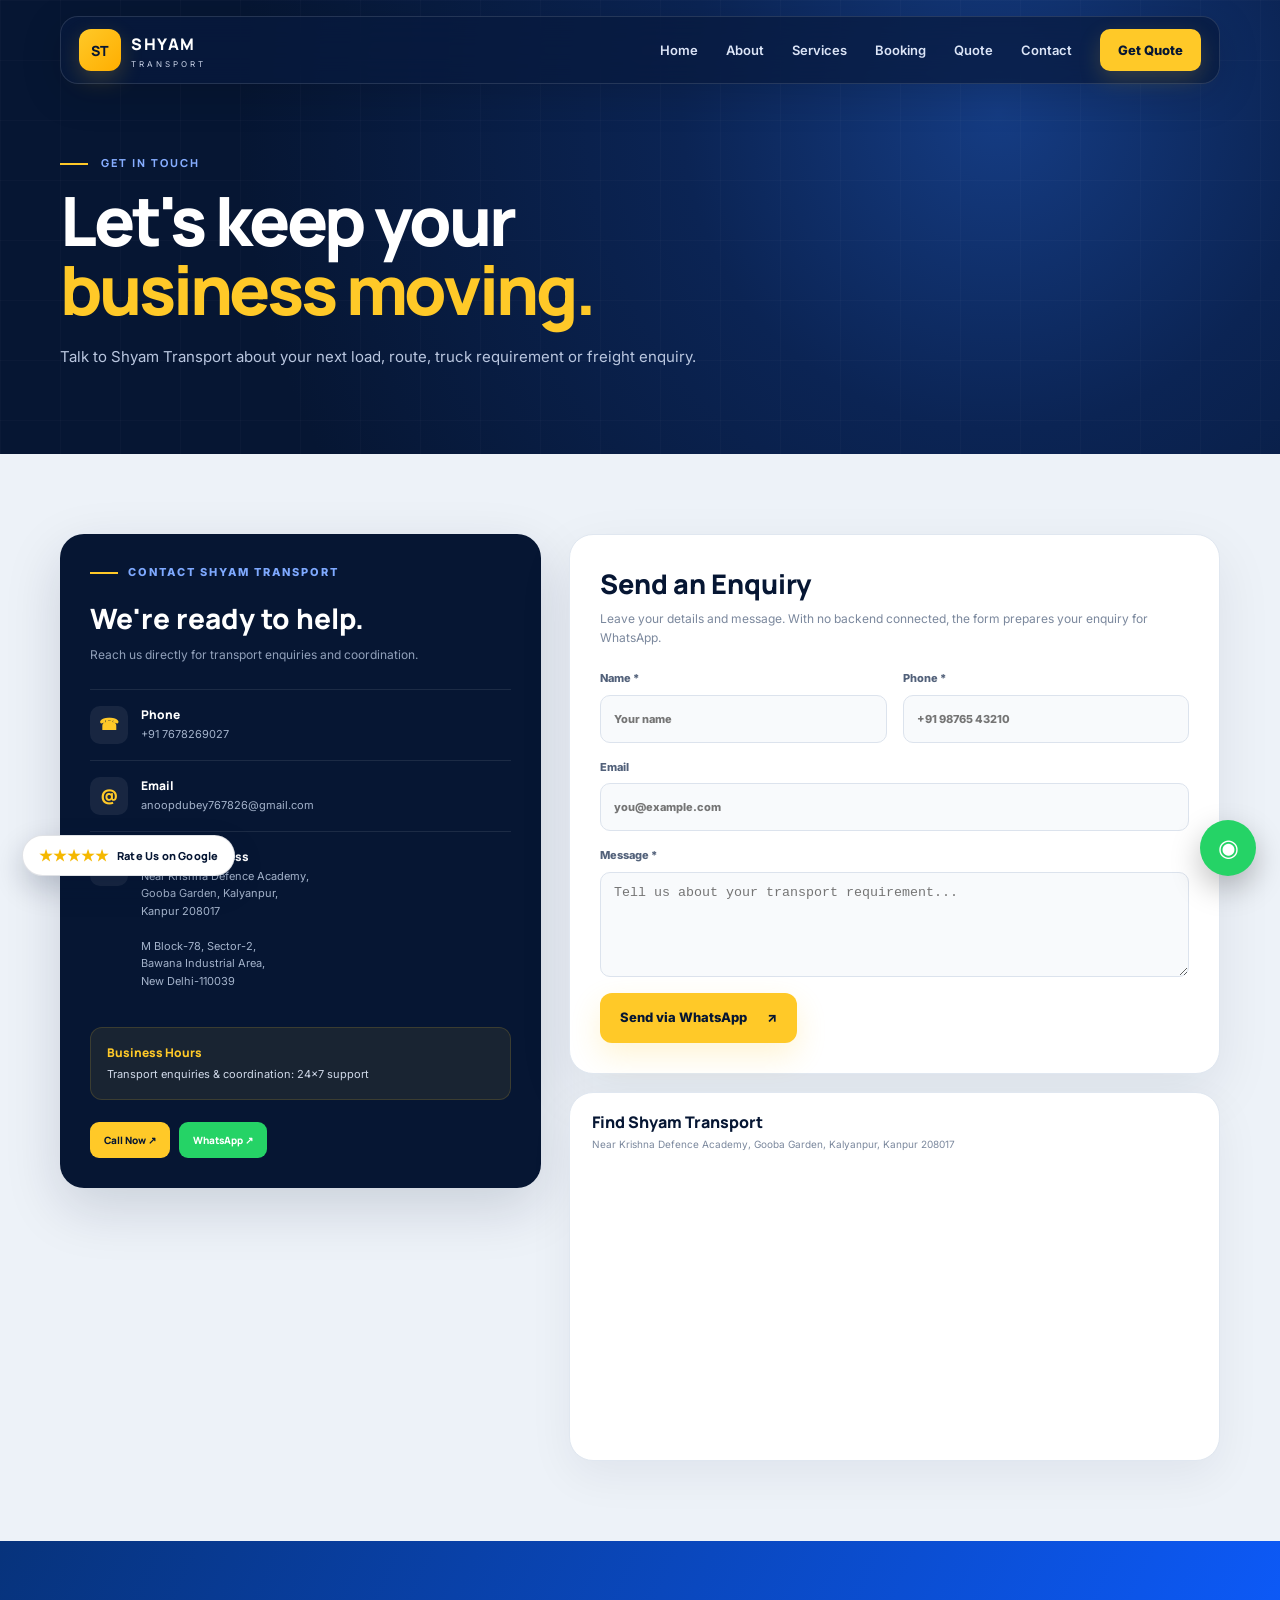
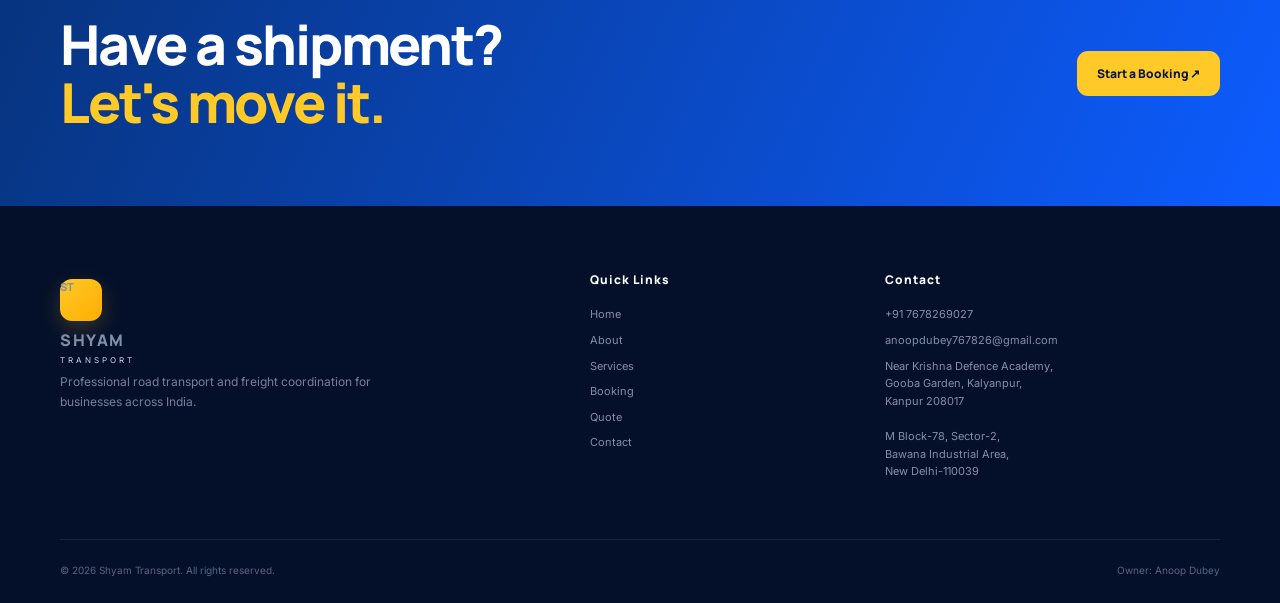
<file: contact.html>
<!DOCTYPE html>
<html lang="en">
<head>
  <meta charset="UTF-8">
  <meta name="viewport" content="width=device-width, initial-scale=1.0">
  <meta name="description" content="Contact Shyam Transport in Kalyanpur, Kanpur for road transport and freight services.">
  <meta name="theme-color" content="#071a3d">
  <title>Contact | Shyam Transport</title>
  <link rel="preconnect" href="https://fonts.googleapis.com">
  <link rel="preconnect" href="https://fonts.gstatic.com" crossorigin>
  <link href="https://fonts.googleapis.com/css2?family=Inter:wght@400;500;600;700;800&family=Manrope:wght@500;600;700;800&display=swap" rel="stylesheet">
  <link rel="stylesheet" href="style.css">
  <style>
    .contact-hero{padding:155px 0 85px;background:radial-gradient(circle at 78% 25%,#153c83 0,#0b2454 30%,#061633 72%);color:#fff;position:relative;overflow:hidden}.contact-hero:before{content:"";position:absolute;inset:0;background-image:linear-gradient(rgba(255,255,255,.035) 1px,transparent 1px),linear-gradient(90deg,rgba(255,255,255,.035) 1px,transparent 1px);background-size:60px 60px;opacity:.6}.contact-hero .container{position:relative;z-index:2}.contact-kicker{color:#86adff;font:800 11px Manrope;letter-spacing:2px;margin-bottom:16px}.contact-kicker span{display:inline-block;width:28px;height:2px;background:#ffc928;vertical-align:middle;margin-right:9px}.contact-hero h1{font:800 clamp(44px,6vw,68px)/1.02 Manrope;letter-spacing:-3px}.contact-hero h1 em{font-style:normal;color:#ffc928}.contact-hero p{max-width:650px;color:#b9c6df;margin-top:20px;font-size:15px}
.contact-section{padding:80px 0;background:#edf2f8}.contact-grid{display:grid;grid-template-columns:.85fr 1.15fr;gap:28px;align-items:start}.contact-info{background:#061633;color:#fff;border-radius:24px;padding:30px;box-shadow:0 20px 55px rgba(6,22,51,.15)}.contact-info h2{font:800 28px Manrope}.contact-info>p{color:#91a0ba;font-size:12px;margin-top:8px}.info-list{margin-top:24px}.info-item{display:flex;gap:13px;padding:16px 0;border-top:1px solid rgba(255,255,255,.09)}.info-icon{flex:0 0 38px;width:38px;height:38px;display:grid;place-items:center;border-radius:10px;background:rgba(255,255,255,.07);color:#ffc928;font-weight:800}.info-item strong{display:block;font:800 12px Manrope;color:#fff}.info-item a,.info-item span{display:block;color:#a4b3cb;font-size:11px;margin-top:3px}.hours{margin-top:20px;padding:16px;border-radius:12px;background:rgba(255,201,40,.08);border:1px solid rgba(255,201,40,.15)}.hours h3{font:800 12px Manrope;color:#ffc928}.hours p{font-size:11px;color:#d1daea;margin-top:5px}.contact-actions{display:flex;gap:9px;flex-wrap:wrap;margin-top:22px}.contact-actions a{padding:11px 14px;border-radius:9px;font:800 10px Manrope}.call-btn{background:#ffc928;color:#061633}.wa-btn{background:#25d366;color:#fff}
.contact-right{display:grid;gap:18px}.contact-form-card{background:#fff;border:1px solid #e0e7f0;border-radius:24px;padding:30px;box-shadow:0 20px 55px rgba(6,22,51,.08)}.contact-form-card h2{font:800 27px Manrope;color:#061633}.contact-form-card>p{color:#7b889d;font-size:12px;margin:7px 0 23px}.contact-form{display:grid;grid-template-columns:1fr 1fr;gap:16px}.contact-form label{font-size:11px;font-weight:800;color:#52617a}.contact-form input,.contact-form textarea{display:block;width:100%;margin-top:7px;border:1px solid #dce3ed;background:#f8fafc;border-radius:10px;padding:12px 13px;color:#172743;outline:none;transition:.2s}.contact-form input{height:48px}.contact-form textarea{min-height:105px;resize:vertical}.contact-form input:focus,.contact-form textarea:focus{border-color:#6c99ff;box-shadow:0 0 0 4px rgba(13,92,255,.08)}.contact-form .full{grid-column:1/-1}.contact-submit{grid-column:1/-1}.contact-submit button{border:0;cursor:pointer}.contact-success{display:none;grid-column:1/-1;padding:13px;border-radius:10px;background:#eaf8f0;color:#17683e;border:1px solid #bce7cf;font-size:11px;font-weight:700}.contact-success.show{display:block}
.map-card{background:#fff;border:1px solid #e0e7f0;border-radius:24px;overflow:hidden;box-shadow:0 15px 45px rgba(6,22,51,.06)}.map-card-header{padding:18px 22px}.map-card-header h3{font:800 16px Manrope;color:#061633}.map-card-header p{font-size:10px;color:#7b889d;margin-top:3px}.map-card iframe{display:block;width:100%;height:290px;border:0}
.contact-cta{padding:75px 0;background:linear-gradient(115deg,#07337c,#0d5cff);color:#fff}.contact-cta-inner{display:flex;align-items:center;justify-content:space-between;gap:30px}.contact-cta h2{font:800 clamp(38px,5vw,55px)/1.05 Manrope;letter-spacing:-2px}.contact-cta h2 em{font-style:normal;color:#ffc928}.contact-cta a{display:inline-flex;padding:14px 20px;border-radius:11px;background:#ffc928;color:#061633;font:800 12px Manrope}
@media(max-width:850px){.contact-grid{grid-template-columns:1fr}.contact-cta-inner{display:block}.contact-cta a{margin-top:25px}}
@media(max-width:560px){.contact-hero{padding:135px 0 70px}.contact-hero h1{font-size:43px}.contact-form{grid-template-columns:1fr}.contact-form .full,.contact-submit,.contact-success{grid-column:auto}.contact-info,.contact-form-card{padding:22px}.map-card iframe{height:240px}}
  </style>
</head>
<body>
  <div class="scroll-progress"><span id="scrollProgress"></span></div>
  <header class="site-header">
    <nav class="nav container" aria-label="Primary navigation">
      <a class="brand" href="index.html"><span class="brand-mark">ST</span><span><strong>SHYAM</strong><small>TRANSPORT</small></span></a>
      <button class="menu-toggle" id="menuToggle" type="button" aria-label="Open menu" aria-expanded="false"><span></span><span></span><span></span></button>
      <div class="nav-links" id="navLinks">
        <a href="index.html">Home</a><a href="about.html">About</a><a href="services.html">Services</a><a href="booking.html">Booking</a><a href="quote.html">Quote</a><a href="contact.html">Contact</a>
        <a class="nav-cta" href="quote.html">Get Quote</a>
      </div>
    </nav>
  </header>

  <main>
    <section class="contact-hero">
      <div class="container">
        <div class="contact-kicker"><span></span> GET IN TOUCH</div>
        <h1>Let's keep your<br><em>business moving.</em></h1>
        <p>Talk to Shyam Transport about your next load, route, truck requirement or freight enquiry.</p>
      </div>
    </section>

    <section class="contact-section">
      <div class="container contact-grid">
        <aside class="contact-info reveal">
          <div class="eyebrow"><span></span> CONTACT SHYAM TRANSPORT</div>
          <h2>We're ready to help.</h2>
          <p>Reach us directly for transport enquiries and coordination.</p>
          <div class="info-list">
            <div class="info-item"><div class="info-icon">☎</div><div><strong>Phone</strong><a href="tel:+917678269027">+91 7678269027</a></div></div>
            <div class="info-item"><div class="info-icon">@</div><div><strong>Email</strong><a href="mailto:anoopdubey767826@gmail.com">anoopdubey767826@gmail.com</a></div></div>
            <div class="info-item"><div class="info-icon">⌖</div><div><strong>Business Address</strong><span>Near Krishna Defence Academy,<br>Gooba Garden, Kalyanpur,<br>Kanpur 208017<br><br>M Block-78, Sector-2,<br>Bawana Industrial Area,<br>New Delhi-110039</span></div></div>
          </div>
          <div class="hours"><h3>Business Hours</h3><p>Transport enquiries & coordination: 24x7 support</p></div>
          <div class="contact-actions">
            <a class="call-btn" href="tel:+917678269027">Call Now ↗</a>
            <a class="wa-btn" href="https://wa.me/917678269027?text=Hello%20Shyam%20Transport%2C%20I%20need%20transport%20support." target="_blank" rel="noopener">WhatsApp ↗</a>
          </div>
        </aside>

        <div class="contact-right">
          <div class="contact-form-card reveal reveal-delay">
            <h2>Send an Enquiry</h2>
            <p>Leave your details and message. With no backend connected, the form prepares your enquiry for WhatsApp.</p>
            <form class="contact-form" id="contactForm" novalidate>
              <label>Name *
                <input id="contactName" type="text" autocomplete="name" minlength="2" required placeholder="Your name">
              </label>
              <label>Phone *
                <input id="contactPhone" type="tel" autocomplete="tel" inputmode="tel" pattern="[+]?[0-9 ()-]{10,17}" required placeholder="+91 98765 43210">
              </label>
              <label class="full">Email
                <input id="contactEmail" type="email" autocomplete="email" placeholder="you@example.com">
              </label>
              <label class="full">Message *
                <textarea id="contactMessage" required placeholder="Tell us about your transport requirement..."></textarea>
              </label>
              <div class="contact-success" id="contactSuccess" role="status">Enquiry validated. Click the WhatsApp button to send it directly.</div>
              <div class="contact-submit">
                <button class="btn btn-primary" id="contactWhatsApp" type="submit">Send via WhatsApp <span>↗</span></button>
              </div>
            </form>
          </div>

          <div class="map-card reveal reveal-delay-2">
            <div class="map-card-header"><h3>Find Shyam Transport</h3><p>Near Krishna Defence Academy, Gooba Garden, Kalyanpur, Kanpur 208017</p></div>
            <iframe title="Shyam Transport location map" loading="lazy" allowfullscreen referrerpolicy="no-referrer-when-downgrade" src="https://www.google.com/maps?q=Near+Krishna+Defence+Academy%2C+Gooba+Garden%2C+Kalyanpur%2C+Kanpur+208017&output=embed"></iframe>
          </div>
        </div>
      </div>
    </section>

    <section class="contact-cta">
      <div class="container contact-cta-inner">
        <h2>Have a shipment?<br><em>Let's move it.</em></h2>
        <a href="booking.html">Start a Booking ↗</a>
      </div>
    </section>
  </main>

  <footer class="footer">
    <div class="container footer-grid">
      <div><a class="brand footer-brand" href="index.html"><span class="brand-mark">ST</span><span><strong>SHYAM</strong><small>TRANSPORT</small></span></a><p>Professional road transport and freight coordination for businesses across India.</p></div>
      <div><h4>Quick Links</h4><a href="index.html">Home</a><a href="about.html">About</a><a href="services.html">Services</a><a href="booking.html">Booking</a><a href="quote.html">Quote</a><a href="contact.html">Contact</a></div>
      <div><h4>Contact</h4><a href="tel:+917678269027">+91 7678269027</a><a href="mailto:anoopdubey767826@gmail.com">anoopdubey767826@gmail.com</a><span>Near Krishna Defence Academy,<br>Gooba Garden, Kalyanpur,<br>Kanpur 208017<br><br>M Block-78, Sector-2,<br>Bawana Industrial Area,<br>New Delhi-110039</span></div>
    </div>
    <div class="footer-bottom container"><span>© <span id="year"></span> Shyam Transport. All rights reserved.</span><span>Owner: Anoop Dubey</span></div>
  </footer>
  <a class="whatsapp-float" href="https://wa.me/917678269027?text=Hello%20Shyam%20Transport%2C%20I%20would%20like%20to%20discuss%20a%20load." target="_blank" rel="noopener" aria-label="Chat on WhatsApp"><span>◉</span></a>
  <a class="google-review-float" href="https://g.page/r/CY9FdhHcYSjzEAE/review" target="_blank" rel="noopener" aria-label="Rate Shyam Transport on Google">
    <span class="google-review-stars" aria-hidden="true">★★★★★</span>
    <span>Rate Us on Google</span>
  </a>

  <script src="script.js"></script>
  <script>
    (() => {
      const form = document.getElementById("contactForm");
      const success = document.getElementById("contactSuccess");
      const button = document.getElementById("contactWhatsApp");
      form.addEventListener("submit", e => {
        e.preventDefault();
        if (!form.checkValidity()) { form.reportValidity(); return; }
        const name = document.getElementById("contactName").value.trim();
        const phone = document.getElementById("contactPhone").value.trim();
        const email = document.getElementById("contactEmail").value.trim() || "Not provided";
        const message = document.getElementById("contactMessage").value.trim();
        const text = `Hello Shyam Transport,\n\nCONTACT ENQUIRY\nName: ${name}\nPhone: ${phone}\nEmail: ${email}\nMessage: ${message}`;
        const whatsappUrl = `https://wa.me/917678269027?text=${encodeURIComponent(text)}`;
        success.classList.add("show");
        success.textContent = "Enquiry validated. Opening WhatsApp with your message…";
        window.open(whatsappUrl, "_blank", "noopener");
      });
    })();
  </script>
</body>
</html>
</file>
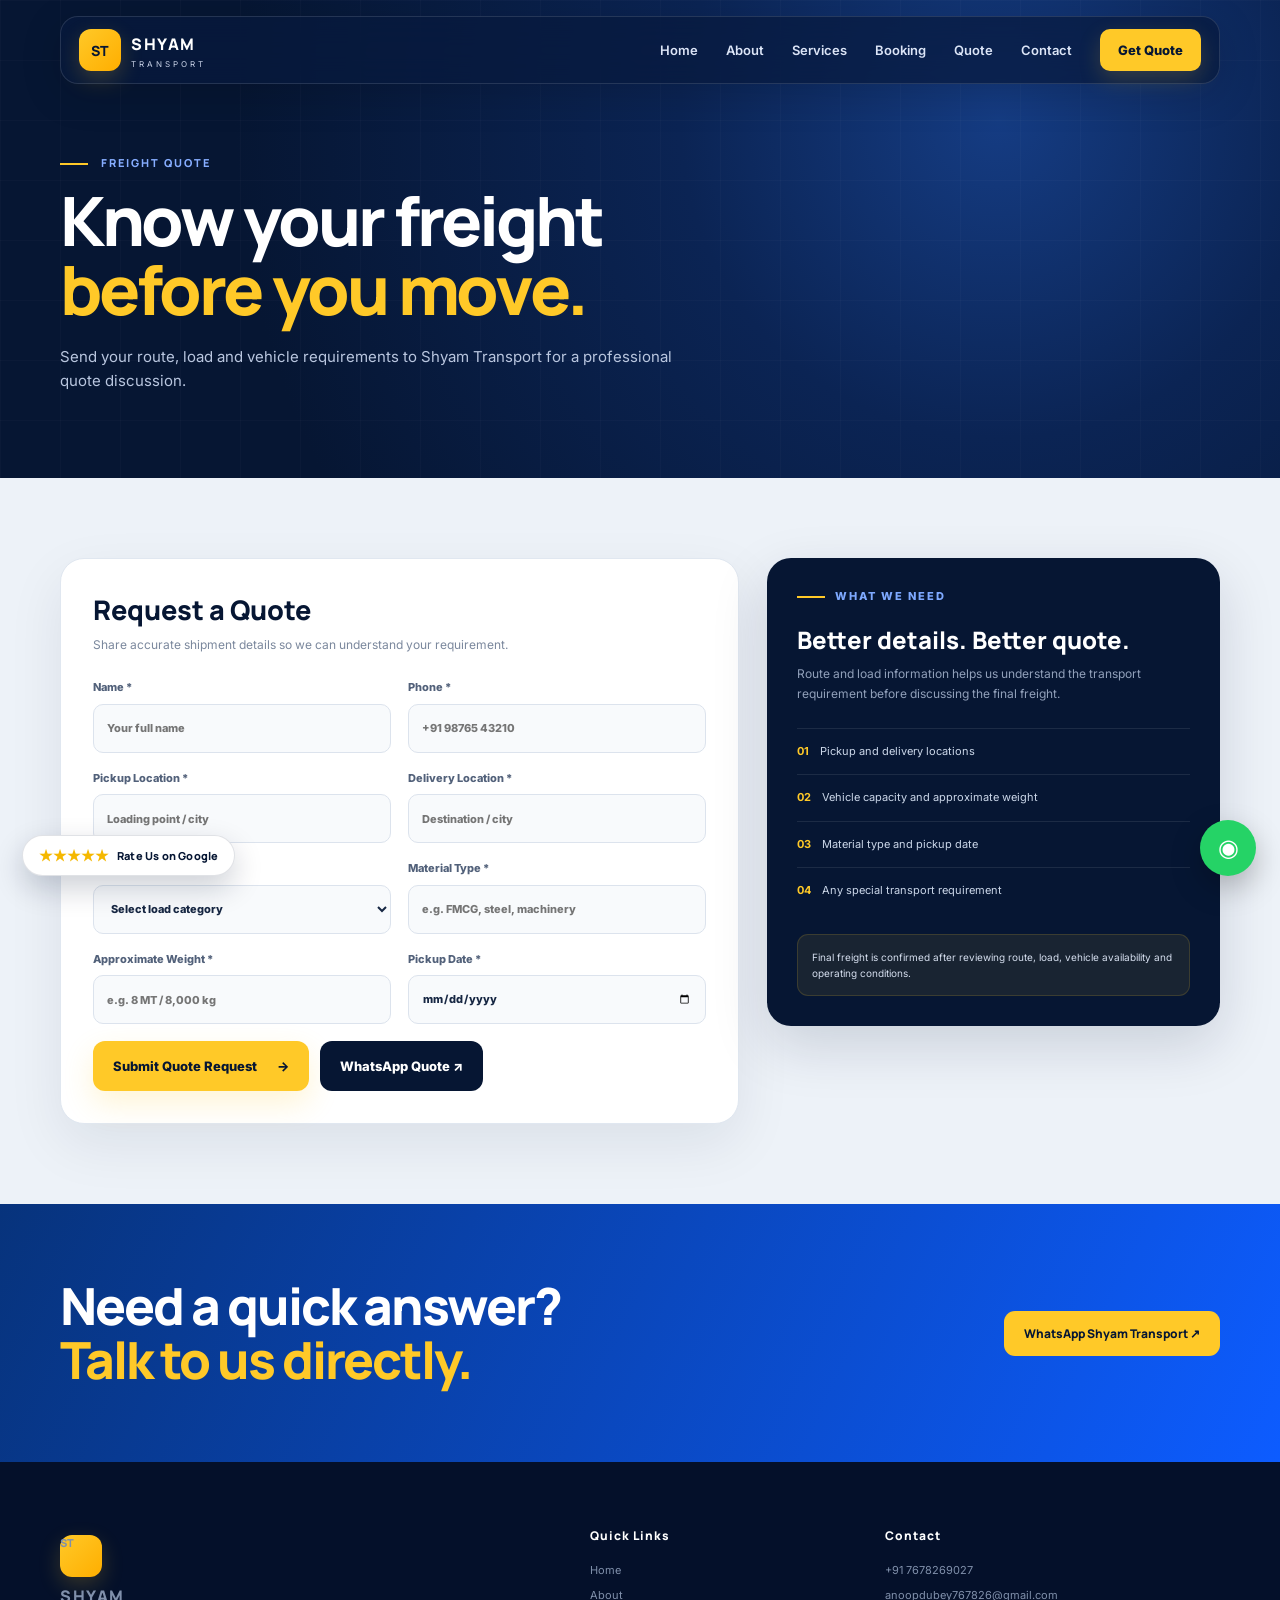
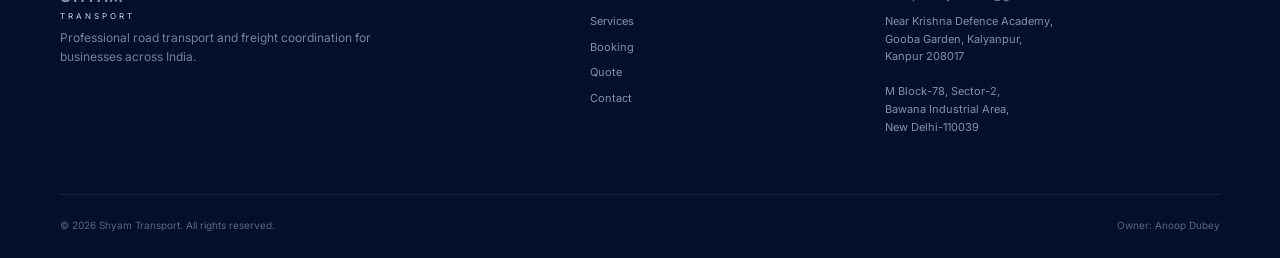
<file: quote.html>
<!DOCTYPE html>
<html lang="en">
<head>
  <meta charset="UTF-8">
  <meta name="viewport" content="width=device-width, initial-scale=1.0">
  <meta name="description" content="Request a transport freight quote from Shyam Transport.">
  <meta name="theme-color" content="#071a3d">
  <title>Request a Quote | Shyam Transport</title>
  <link rel="preconnect" href="https://fonts.googleapis.com">
  <link rel="preconnect" href="https://fonts.gstatic.com" crossorigin>
  <link href="https://fonts.googleapis.com/css2?family=Inter:wght@400;500;600;700;800&family=Manrope:wght@500;600;700;800&display=swap" rel="stylesheet">
  <link rel="stylesheet" href="style.css">
  <style>
    .quote-hero{padding:155px 0 85px;background:radial-gradient(circle at 78% 25%,#153c83 0,#0b2454 30%,#061633 72%);color:#fff;position:relative;overflow:hidden}.quote-hero:before{content:"";position:absolute;inset:0;background-image:linear-gradient(rgba(255,255,255,.035) 1px,transparent 1px),linear-gradient(90deg,rgba(255,255,255,.035) 1px,transparent 1px);background-size:60px 60px;opacity:.6}.quote-hero .container{position:relative;z-index:2}.quote-kicker{color:#86adff;font:800 11px Manrope;letter-spacing:2px;margin-bottom:16px}.quote-kicker span{display:inline-block;width:28px;height:2px;background:#ffc928;vertical-align:middle;margin-right:9px}.quote-hero h1{font:800 clamp(44px,6vw,68px)/1.02 Manrope;letter-spacing:-3px}.quote-hero h1 em{font-style:normal;color:#ffc928}.quote-hero p{max-width:650px;color:#b9c6df;margin-top:20px;font-size:15px}
.quote-section{background:#edf2f8;padding:80px 0}.quote-layout{display:grid;grid-template-columns:1.2fr .8fr;gap:28px;align-items:start}.quote-panel{background:#fff;border:1px solid #e0e7f0;border-radius:24px;padding:32px;box-shadow:0 20px 55px rgba(6,22,51,.08)}.quote-panel h2{font:800 27px Manrope;color:#061633}.quote-panel>p{color:#7b889d;font-size:12px;margin:7px 0 25px}.quote-form{display:grid;grid-template-columns:1fr 1fr;gap:17px}.quote-form label{font-size:11px;font-weight:800;color:#52617a}.quote-form input,.quote-form select{display:block;width:100%;height:49px;margin-top:7px;border:1px solid #dce3ed;background:#f8fafc;border-radius:10px;padding:0 13px;color:#172743;outline:none;transition:.2s}.quote-form input:focus,.quote-form select:focus{border-color:#6c99ff;box-shadow:0 0 0 4px rgba(13,92,255,.08)}.quote-form .full{grid-column:1/-1}.quote-actions{grid-column:1/-1;display:flex;gap:11px;flex-wrap:wrap}.quote-actions .btn{cursor:pointer;border:0}.quote-side{background:#061633;color:#fff;border-radius:24px;padding:30px;position:sticky;top:110px;box-shadow:0 20px 55px rgba(6,22,51,.15)}.quote-side h3{font:800 24px Manrope}.quote-side p{color:#91a0ba;font-size:12px;margin-top:8px}.quote-points{margin-top:25px}.quote-points div{padding:14px 0;border-top:1px solid rgba(255,255,255,.09);font-size:11px;color:#cbd7e9}.quote-points b{color:#ffc928;margin-right:8px}.quote-note{margin-top:20px;padding:14px;border-radius:11px;background:rgba(255,201,40,.08);border:1px solid rgba(255,201,40,.15);color:#d5deee;font-size:10px}.quote-success{display:none;grid-column:1/-1;padding:14px;border-radius:10px;background:#eaf8f0;color:#17683e;border:1px solid #bce7cf;font-size:11px;font-weight:700}.quote-success.show{display:block}
.quote-cta{padding:75px 0;background:linear-gradient(115deg,#07337c,#0d5cff);color:#fff}.quote-cta-inner{display:flex;justify-content:space-between;align-items:center;gap:30px}.quote-cta h2{font:800 clamp(36px,4vw,52px)/1.05 Manrope;letter-spacing:-2px}.quote-cta h2 em{font-style:normal;color:#ffc928}.quote-cta a{display:inline-flex;padding:14px 20px;border-radius:11px;background:#ffc928;color:#061633;font:800 12px Manrope}
@media(max-width:850px){.quote-layout{grid-template-columns:1fr}.quote-side{position:relative;top:auto}.quote-form{grid-template-columns:1fr}.quote-form .full,.quote-actions,.quote-success{grid-column:auto}.quote-cta-inner{display:block}}
@media(max-width:520px){.quote-hero{padding:135px 0 70px}.quote-hero h1{font-size:43px}.quote-panel,.quote-side{padding:22px}}
  </style>
</head>
<body>
  <div class="scroll-progress"><span id="scrollProgress"></span></div>
  <header class="site-header">
    <nav class="nav container" aria-label="Primary navigation">
      <a class="brand" href="index.html"><span class="brand-mark">ST</span><span><strong>SHYAM</strong><small>TRANSPORT</small></span></a>
      <button class="menu-toggle" id="menuToggle" type="button" aria-label="Open menu" aria-expanded="false"><span></span><span></span><span></span></button>
      <div class="nav-links" id="navLinks">
        <a href="index.html">Home</a><a href="about.html">About</a><a href="services.html">Services</a><a href="booking.html">Booking</a><a href="quote.html">Quote</a><a href="contact.html">Contact</a>
        <a class="nav-cta" href="quote.html">Get Quote</a>
      </div>
    </nav>
  </header>

  <main>
    <section class="quote-hero">
      <div class="container">
        <div class="quote-kicker"><span></span> FREIGHT QUOTE</div>
        <h1>Know your freight<br><em>before you move.</em></h1>
        <p>Send your route, load and vehicle requirements to Shyam Transport for a professional quote discussion.</p>
      </div>
    </section>

    <section class="quote-section">
      <div class="container quote-layout">
        <div class="quote-panel reveal">
          <h2>Request a Quote</h2>
          <p>Share accurate shipment details so we can understand your requirement.</p>
          <form class="quote-form" id="quoteForm" novalidate>
            <label>Name *
              <input id="quoteName" type="text" autocomplete="name" minlength="2" required placeholder="Your full name">
            </label>
            <label>Phone *
              <input id="quotePhone" type="tel" autocomplete="tel" inputmode="tel" pattern="[+]?[0-9 ()-]{10,17}" required placeholder="+91 98765 43210">
            </label>
            <label>Pickup Location *
              <input id="quotePickup" type="text" required placeholder="Loading point / city">
            </label>
            <label>Delivery Location *
              <input id="quoteDelivery" type="text" required placeholder="Destination / city">
            </label>
            <label>Truck Capacity *
              <select id="quoteCapacity" name="capacity" required>
  <option value="" selected disabled>Select load category</option>
  <option>LIGHT LOAD — 1 MT to 5 MT</option>
  <option>MEDIUM LOAD — 5 MT to 10 MT</option>
  <option>HEAVY LOAD — 10 MT to 24 MT</option>
</select>
            </label>
            <label>Material Type *
              <input id="quoteMaterial" type="text" required placeholder="e.g. FMCG, steel, machinery">
            </label>
            <label>Approximate Weight *
              <input id="quoteWeight" type="text" required placeholder="e.g. 8 MT / 8,000 kg">
            </label>
            <label>Pickup Date *
              <input id="quoteDate" type="date" required>
            </label>
            <div class="quote-success" id="quoteSuccess" role="status">Quote details are ready. Click “WhatsApp Quote” to send the request directly.</div>
            <div class="quote-actions">
              <button class="btn btn-primary" type="submit">Submit Quote Request <span>→</span></button>
              <a class="btn" id="quoteWhatsApp" style="background:#061633;color:#fff" href="https://wa.me/917678269027?text=Hello%20Shyam%20Transport%2C%20I%20want%20a%20freight%20quote." target="_blank" rel="noopener">WhatsApp Quote ↗</a>
            </div>
          </form>
        </div>

        <aside class="quote-side reveal reveal-delay">
          <div class="eyebrow"><span></span> WHAT WE NEED</div>
          <h3>Better details. Better quote.</h3>
          <p>Route and load information helps us understand the transport requirement before discussing the final freight.</p>
          <div class="quote-points">
            <div><b>01</b> Pickup and delivery locations</div>
            <div><b>02</b> Vehicle capacity and approximate weight</div>
            <div><b>03</b> Material type and pickup date</div>
            <div><b>04</b> Any special transport requirement</div>
          </div>
          <div class="quote-note">Final freight is confirmed after reviewing route, load, vehicle availability and operating conditions.</div>
        </aside>
      </div>
    </section>

    <section class="quote-cta">
      <div class="container quote-cta-inner">
        <h2>Need a quick answer?<br><em>Talk to us directly.</em></h2>
        <a href="https://wa.me/917678269027?text=Hello%20Shyam%20Transport%2C%20please%20share%20a%20quote%20for%20my%20load." target="_blank" rel="noopener">WhatsApp Shyam Transport ↗</a>
      </div>
    </section>
  </main>

  <footer class="footer">
    <div class="container footer-grid">
      <div><a class="brand footer-brand" href="index.html"><span class="brand-mark">ST</span><span><strong>SHYAM</strong><small>TRANSPORT</small></span></a><p>Professional road transport and freight coordination for businesses across India.</p></div>
      <div><h4>Quick Links</h4><a href="index.html">Home</a><a href="about.html">About</a><a href="services.html">Services</a><a href="booking.html">Booking</a><a href="quote.html">Quote</a><a href="contact.html">Contact</a></div>
      <div><h4>Contact</h4><a href="tel:+917678269027">+91 7678269027</a><a href="mailto:anoopdubey767826@gmail.com">anoopdubey767826@gmail.com</a><span>Near Krishna Defence Academy,<br>Gooba Garden, Kalyanpur,<br>Kanpur 208017<br><br>M Block-78, Sector-2,<br>Bawana Industrial Area,<br>New Delhi-110039</span></div>
    </div>
    <div class="footer-bottom container"><span>© <span id="year"></span> Shyam Transport. All rights reserved.</span><span>Owner: Anoop Dubey</span></div>
  </footer>
  <a class="whatsapp-float" href="https://wa.me/917678269027?text=Hello%20Shyam%20Transport%2C%20I%20would%20like%20to%20discuss%20a%20load." target="_blank" rel="noopener" aria-label="Chat on WhatsApp"><span>◉</span></a>
  <a class="google-review-float" href="https://g.page/r/CY9FdhHcYSjzEAE/review" target="_blank" rel="noopener" aria-label="Rate Shyam Transport on Google">
    <span class="google-review-stars" aria-hidden="true">★★★★★</span>
    <span>Rate Us on Google</span>
  </a>

  <script src="script.js"></script>
  <script>
    (() => {
      const form = document.getElementById("quoteForm");
      const success = document.getElementById("quoteSuccess");
      const wa = document.getElementById("quoteWhatsApp");
      const date = document.getElementById("quoteDate");
      date.min = new Date().toISOString().split("T")[0];
      form.addEventListener("submit", e => {
        e.preventDefault();
        if (!form.checkValidity()) { form.reportValidity(); return; }
        const data = {
          name: document.getElementById("quoteName").value.trim(),
          phone: document.getElementById("quotePhone").value.trim(),
          pickup: document.getElementById("quotePickup").value.trim(),
          delivery: document.getElementById("quoteDelivery").value.trim(),
          capacity: document.getElementById("quoteCapacity").value,
          material: document.getElementById("quoteMaterial").value.trim(),
          weight: document.getElementById("quoteWeight").value.trim(),
          date: document.getElementById("quoteDate").value
        };
        const message = `Hello Shyam Transport,\n\nQUOTE REQUEST\nName: ${data.name}\nPhone: ${data.phone}\nPickup: ${data.pickup}\nDelivery: ${data.delivery}\nTruck: ${data.capacity}\nMaterial: ${data.material}\nApprox. Weight: ${data.weight}\nPickup Date: ${data.date}`;
        wa.href = `https://wa.me/917678269027?text=${encodeURIComponent(message)}`;
        success.classList.add("show");
      });
    })();
  </script>
</body>
</html>
</file>
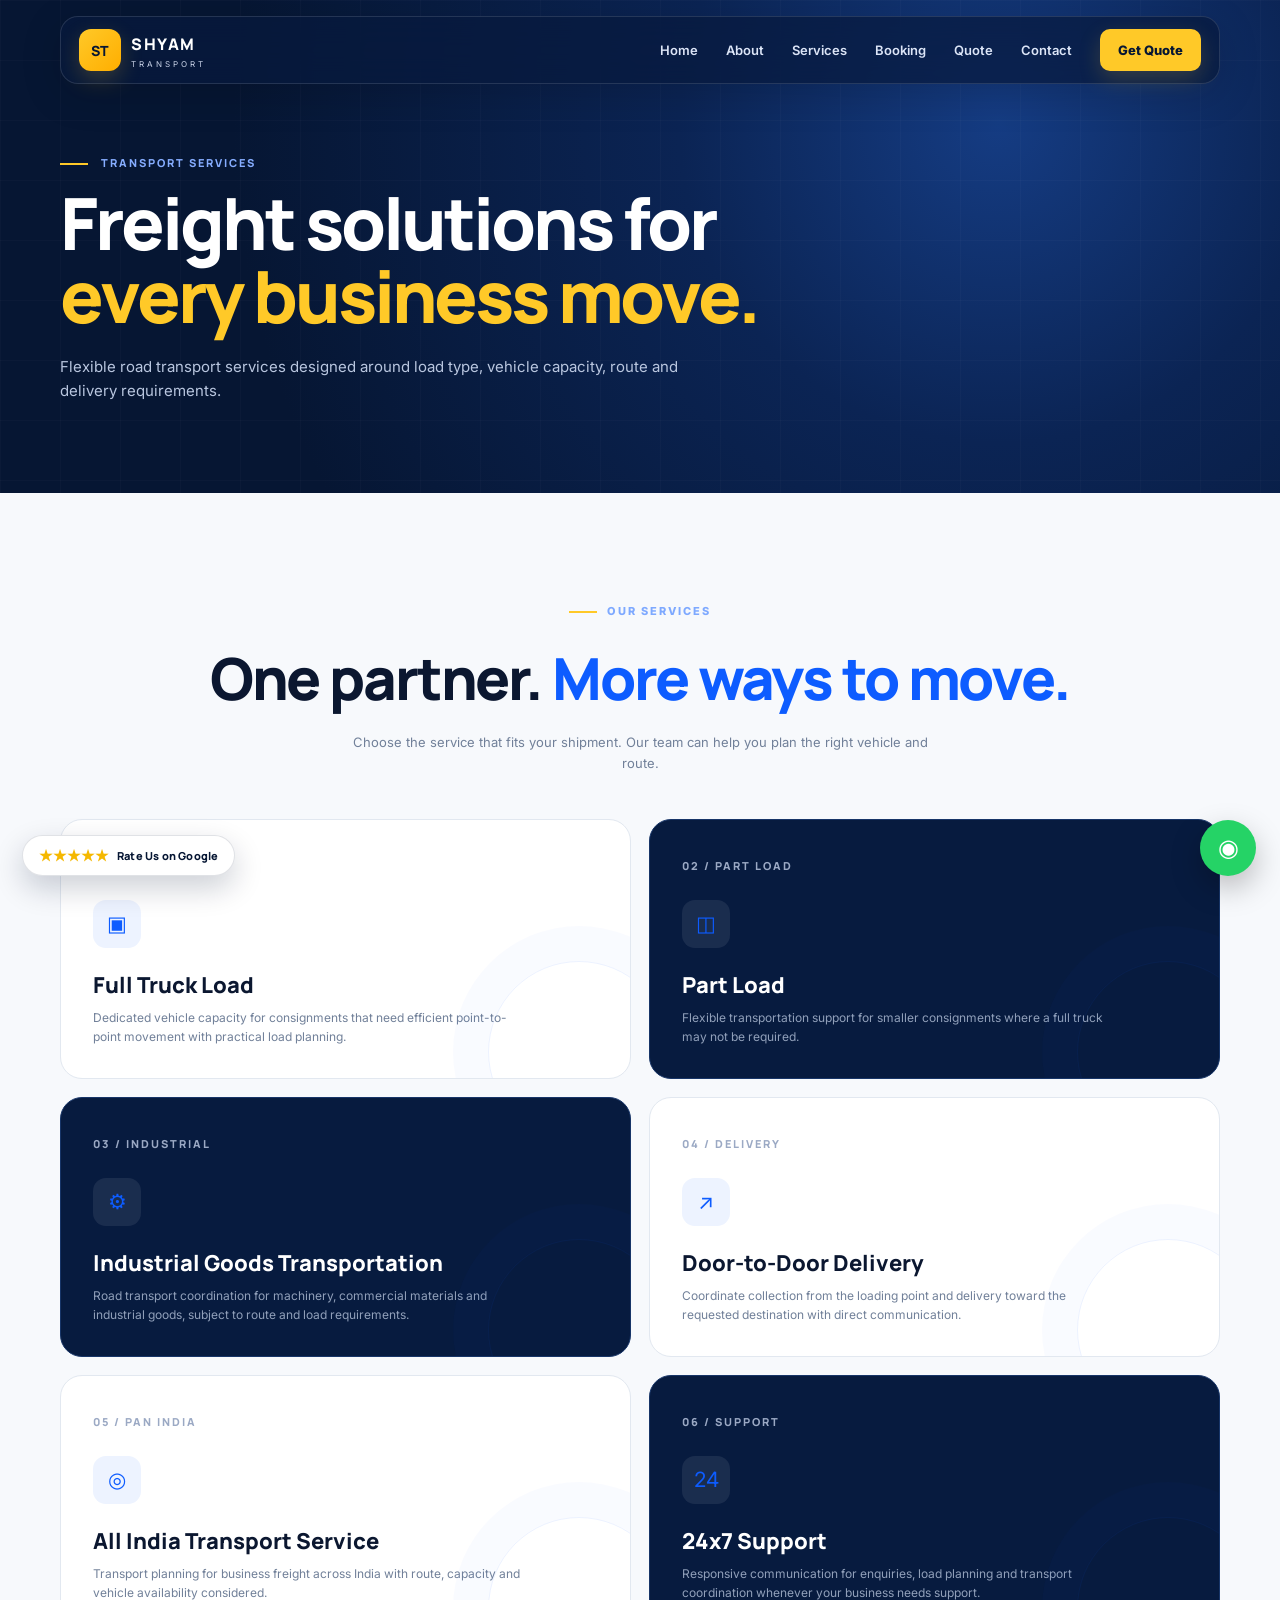
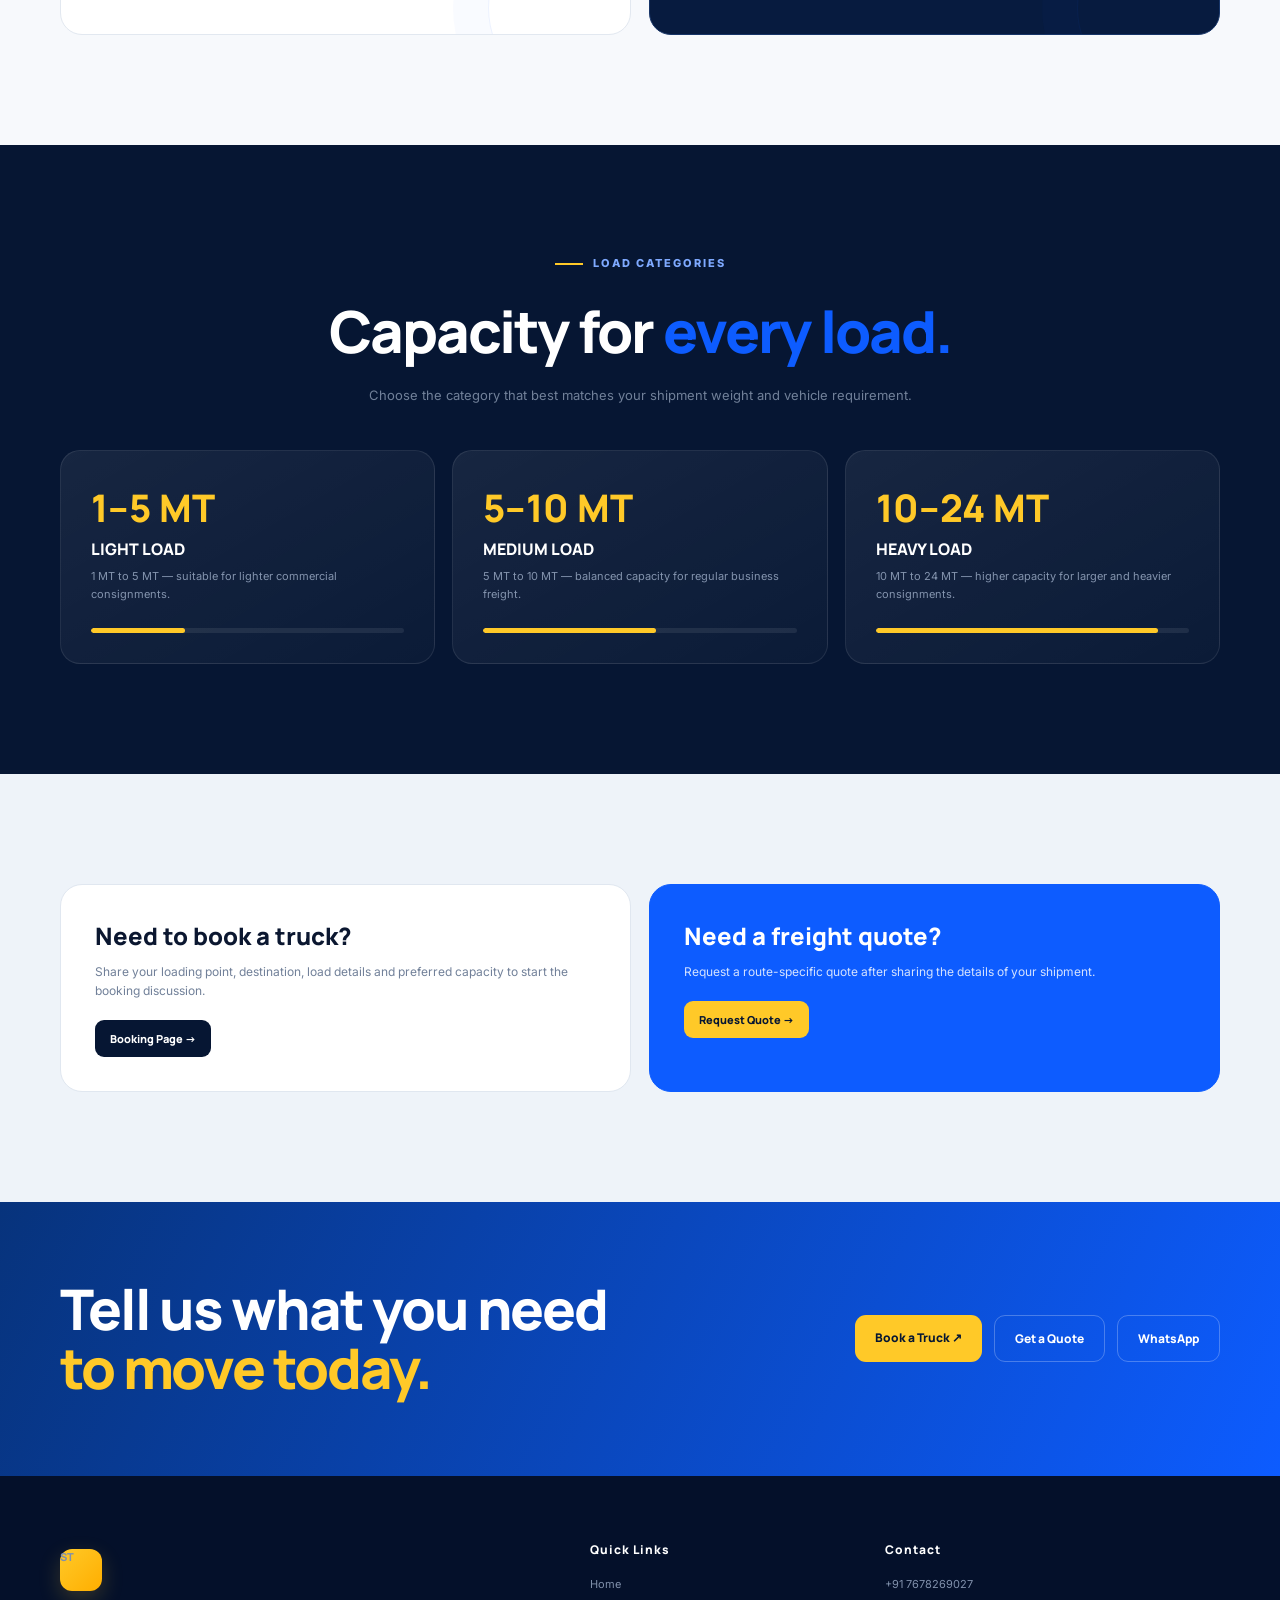
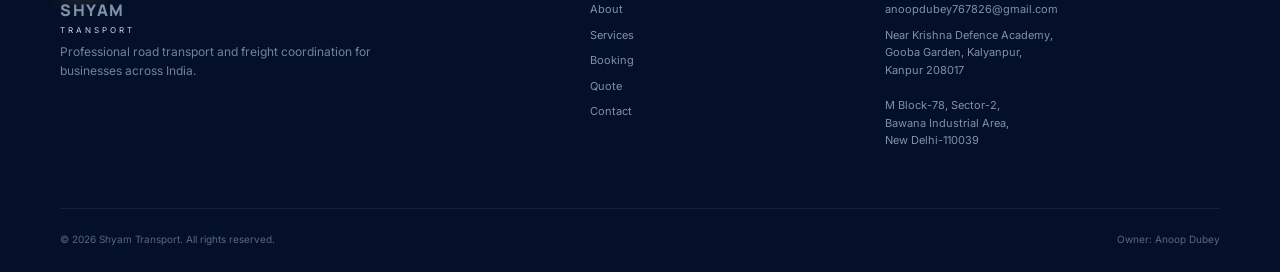
<file: services.html>
<!DOCTYPE html>
<html lang="en">
<head>
  <meta charset="UTF-8">
  <meta name="viewport" content="width=device-width, initial-scale=1.0">
  <meta name="description" content="Shyam Transport services — FTL, part load, industrial goods, door-to-door and all India transport.">
  <meta name="theme-color" content="#071a3d">
  <title>Services | Shyam Transport</title>
  <link rel="preconnect" href="https://fonts.googleapis.com">
  <link rel="preconnect" href="https://fonts.gstatic.com" crossorigin>
  <link href="https://fonts.googleapis.com/css2?family=Inter:wght@400;500;600;700;800&family=Manrope:wght@500;600;700;800&display=swap" rel="stylesheet">
  <link rel="stylesheet" href="style.css">
  <style>
    .services-hero{padding:155px 0 90px;background:radial-gradient(circle at 78% 25%,#153c83 0,#0b2454 30%,#061633 72%);color:#fff;position:relative;overflow:hidden}.services-hero:before{content:"";position:absolute;inset:0;background-image:linear-gradient(rgba(255,255,255,.035) 1px,transparent 1px),linear-gradient(90deg,rgba(255,255,255,.035) 1px,transparent 1px);background-size:60px 60px;opacity:.6}.services-hero .container{position:relative;z-index:2}.services-hero .kicker{color:#86adff;font:800 11px Manrope;letter-spacing:2px;margin-bottom:16px}.services-hero .kicker span{display:inline-block;width:28px;height:2px;background:#ffc928;vertical-align:middle;margin-right:9px}.services-hero h1{font:800 clamp(44px,6vw,72px)/1.02 Manrope;letter-spacing:-3px;max-width:820px}.services-hero h1 em{font-style:normal;color:#ffc928}.services-hero p{max-width:650px;color:#b9c6df;margin-top:22px;font-size:15px}
.service-list{display:grid;grid-template-columns:repeat(2,1fr);gap:18px}.service-large{position:relative;padding:32px;min-height:245px;border-radius:22px;border:1px solid #e2e8f0;background:#fff;overflow:hidden;transition:.3s}.service-large:hover{transform:translateY(-7px);box-shadow:0 25px 55px rgba(6,22,51,.1);border-color:#cbd8f4}.service-large.dark{background:#071b3f;color:#fff;border-color:#173568}.service-large .num{font:800 11px Manrope;color:#9ba9c4;letter-spacing:2px}.service-large .icon{width:48px;height:48px;border-radius:13px;background:#edf3ff;color:#0d5cff;display:grid;place-items:center;font-size:21px;margin:22px 0}.service-large.dark .icon{background:rgba(255,255,255,.08)}.service-large h2{font:800 22px Manrope}.service-large p{font-size:12px;color:#718099;max-width:430px;margin-top:8px}.service-large.dark p{color:#91a0ba}.service-large:after{content:"";position:absolute;right:-40px;bottom:-65px;width:180px;height:180px;border:1px solid rgba(13,92,255,.08);border-radius:50%;box-shadow:0 0 0 35px rgba(13,92,255,.025)}
.service-title{text-align:center;margin-bottom:45px}.service-title .eyebrow{justify-content:center}.service-title h2{font:800 clamp(38px,5vw,58px) Manrope;letter-spacing:-2px}.service-title h2 em{font-style:normal;color:#0d5cff}.service-title p{max-width:580px;margin:15px auto 0;color:#718099;font-size:13px}
.fleet-services{background:#061633;color:#fff}.fleet-service-grid{display:grid;grid-template-columns:repeat(3,1fr);gap:17px}.fleet-service-card{padding:30px;border:1px solid rgba(255,255,255,.09);border-radius:20px;background:linear-gradient(150deg,rgba(255,255,255,.07),rgba(255,255,255,.025));transition:.3s}.fleet-service-card:hover{transform:translateY(-6px);border-color:rgba(255,201,40,.35)}.truck-label{font:800 38px Manrope;color:#ffc928}.fleet-service-card h3{font:800 16px Manrope;margin-top:5px}.fleet-service-card p{color:#8494ae;font-size:11px;margin-top:8px}.capacity-line{height:5px;border-radius:5px;background:rgba(255,255,255,.08);margin-top:24px;overflow:hidden}.capacity-line span{display:block;height:100%;background:#ffc928;border-radius:5px}.w-30{width:30%}.w-55{width:55%}.w-90{width:90%}
.support-band{background:#eef3f9}.support-grid{display:grid;grid-template-columns:1fr 1fr;gap:18px}.support-card{padding:34px;border-radius:22px;background:#fff;border:1px solid #e0e7f0}.support-card.blue{background:#0d5cff;color:#fff;border-color:#0d5cff}.support-card h3{font:800 24px Manrope}.support-card p{font-size:12px;color:#718099;margin:10px 0 20px}.support-card.blue p{color:#d4e2ff}.support-card a{display:inline-flex;padding:11px 15px;border-radius:9px;background:#061633;color:#fff;font:800 11px Manrope}.support-card.blue a{background:#ffc928;color:#061633}
.service-cta{padding:78px 0;background:linear-gradient(115deg,#07337c,#0d5cff);color:#fff}.service-cta-inner{display:flex;justify-content:space-between;align-items:center;gap:30px}.service-cta h2{font:800 clamp(38px,5vw,56px)/1.05 Manrope;letter-spacing:-2px}.service-cta h2 em{font-style:normal;color:#ffc928}.service-buttons{display:flex;gap:12px;flex-wrap:wrap}.service-buttons a{padding:14px 20px;border-radius:11px;font:800 12px Manrope}.book-btn{background:#ffc928;color:#061633}.quote-btn{border:1px solid rgba(255,255,255,.25)}
@media(max-width:800px){.service-list,.fleet-service-grid,.support-grid{grid-template-columns:1fr}.service-cta-inner{display:block}.service-buttons{margin-top:25px}}
@media(max-width:520px){.services-hero{padding:135px 0 70px}.services-hero h1{font-size:43px}}
  </style>
</head>
<body>
  <div class="scroll-progress"><span id="scrollProgress"></span></div>

  <header class="site-header">
    <nav class="nav container" aria-label="Primary navigation">
      <a class="brand" href="index.html" aria-label="Shyam Transport home">
        <span class="brand-mark">ST</span>
        <span><strong>SHYAM</strong><small>TRANSPORT</small></span>
      </a>
      <button class="menu-toggle" id="menuToggle" type="button" aria-label="Open menu" aria-expanded="false"><span></span><span></span><span></span></button>
      <div class="nav-links" id="navLinks">
        <a href="index.html">Home</a>
        <a href="about.html">About</a>
        <a href="services.html">Services</a>
        <a href="booking.html">Booking</a>
        <a href="quote.html">Quote</a>
        <a href="contact.html">Contact</a>
        <a class="nav-cta" href="https://wa.me/917678269027?text=Hello%20Shyam%20Transport%2C%20I%20would%20like%20a%20transport%20quote." target="_blank" rel="noopener">Get Quote</a>
      </div>
    </nav>
  </header>

  <main>
    <section class="services-hero">
      <div class="container">
        <div class="kicker"><span></span> TRANSPORT SERVICES</div>
        <h1>Freight solutions for<br><em>every business move.</em></h1>
        <p>Flexible road transport services designed around load type, vehicle capacity, route and delivery requirements.</p>
      </div>
    </section>

    <section class="section">
      <div class="container">
        <div class="service-title">
          <div class="eyebrow"><span></span> OUR SERVICES</div>
          <h2>One partner. <em>More ways to move.</em></h2>
          <p>Choose the service that fits your shipment. Our team can help you plan the right vehicle and route.</p>
        </div>

        <div class="service-list">
          <article class="service-large">
            <span class="num">01 / FTL</span><div class="icon">▣</div><h2>Full Truck Load</h2><p>Dedicated vehicle capacity for consignments that need efficient point-to-point movement with practical load planning.</p>
          </article>
          <article class="service-large dark">
            <span class="num">02 / PART LOAD</span><div class="icon">◫</div><h2>Part Load</h2><p>Flexible transportation support for smaller consignments where a full truck may not be required.</p>
          </article>
          <article class="service-large dark">
            <span class="num">03 / INDUSTRIAL</span><div class="icon">⚙</div><h2>Industrial Goods Transportation</h2><p>Road transport coordination for machinery, commercial materials and industrial goods, subject to route and load requirements.</p>
          </article>
          <article class="service-large">
            <span class="num">04 / DELIVERY</span><div class="icon">↗</div><h2>Door-to-Door Delivery</h2><p>Coordinate collection from the loading point and delivery toward the requested destination with direct communication.</p>
          </article>
          <article class="service-large">
            <span class="num">05 / PAN INDIA</span><div class="icon">◎</div><h2>All India Transport Service</h2><p>Transport planning for business freight across India with route, capacity and vehicle availability considered.</p>
          </article>
          <article class="service-large dark">
            <span class="num">06 / SUPPORT</span><div class="icon">24</div><h2>24x7 Support</h2><p>Responsive communication for enquiries, load planning and transport coordination whenever your business needs support.</p>
          </article>
        </div>
      </div>
    </section>

    <section class="section fleet-services" id="load-categories">
  <div class="container">
    <div class="service-title">
      <div class="eyebrow"><span></span> LOAD CATEGORIES</div>
      <h2>Capacity for <em>every load.</em></h2>
      <p>Choose the category that best matches your shipment weight and vehicle requirement.</p>
    </div>
    <div class="fleet-service-grid">
      <article class="fleet-service-card">
        <div class="truck-label">1–5 MT</div>
        <h3>LIGHT LOAD</h3>
        <p>1 MT to 5 MT — suitable for lighter commercial consignments.</p>
        <div class="capacity-line"><span class="w-30"></span></div>
      </article>
      <article class="fleet-service-card">
        <div class="truck-label">5–10 MT</div>
        <h3>MEDIUM LOAD</h3>
        <p>5 MT to 10 MT — balanced capacity for regular business freight.</p>
        <div class="capacity-line"><span class="w-55"></span></div>
      </article>
      <article class="fleet-service-card">
        <div class="truck-label">10–24 MT</div>
        <h3>HEAVY LOAD</h3>
        <p>10 MT to 24 MT — higher capacity for larger and heavier consignments.</p>
        <div class="capacity-line"><span class="w-90"></span></div>
      </article>
    </div>
  </div>
</section>

    <section class="section support-band">
      <div class="container">
        <div class="support-grid">
          <article class="support-card">
            <h3>Need to book a truck?</h3>
            <p>Share your loading point, destination, load details and preferred capacity to start the booking discussion.</p>
            <a href="booking.html">Booking Page →</a>
          </article>
          <article class="support-card blue">
            <h3>Need a freight quote?</h3>
            <p>Request a route-specific quote after sharing the details of your shipment.</p>
            <a href="quote.html">Request Quote →</a>
          </article>
        </div>
      </div>
    </section>

    <section class="service-cta">
      <div class="container service-cta-inner">
        <h2>Tell us what you need<br><em>to move today.</em></h2>
        <div class="service-buttons">
          <a class="book-btn" href="booking.html">Book a Truck ↗</a>
          <a class="quote-btn" href="quote.html">Get a Quote</a>
          <a class="quote-btn" href="https://wa.me/917678269027?text=Hello%20Shyam%20Transport%2C%20I%20need%20transport%20service." target="_blank" rel="noopener">WhatsApp</a>
        </div>
      </div>
    </section>
  </main>

  <footer class="footer">
    <div class="container footer-grid">
      <div>
        <a class="brand footer-brand" href="index.html"><span class="brand-mark">ST</span><span><strong>SHYAM</strong><small>TRANSPORT</small></span></a>
        <p>Professional road transport and freight coordination for businesses across India.</p>
      </div>
      <div><h4>Quick Links</h4><a href="index.html">Home</a><a href="about.html">About</a><a href="services.html">Services</a><a href="booking.html">Booking</a><a href="quote.html">Quote</a><a href="contact.html">Contact</a></div>
      <div><h4>Contact</h4><a href="tel:+917678269027">+91 7678269027</a><a href="mailto:anoopdubey767826@gmail.com">anoopdubey767826@gmail.com</a><span>Near Krishna Defence Academy,<br>Gooba Garden, Kalyanpur,<br>Kanpur 208017<br><br>M Block-78, Sector-2,<br>Bawana Industrial Area,<br>New Delhi-110039</span></div>
    </div>
    <div class="footer-bottom container"><span>© <span id="year"></span> Shyam Transport. All rights reserved.</span><span>Owner: Anoop Dubey</span></div>
  </footer>

  <a class="whatsapp-float" href="https://wa.me/917678269027?text=Hello%20Shyam%20Transport%2C%20I%20would%20like%20to%20discuss%20a%20load." target="_blank" rel="noopener" aria-label="Chat on WhatsApp"><span>◉</span></a>

  <a class="google-review-float" href="https://g.page/r/CY9FdhHcYSjzEAE/review" target="_blank" rel="noopener" aria-label="Rate Shyam Transport on Google">
    <span class="google-review-stars" aria-hidden="true">★★★★★</span>
    <span>Rate Us on Google</span>
  </a>

  <script src="script.js"></script>
</body>
</html>
</file>
<file: style.css>
*{box-sizing:border-box;margin:0;padding:0}
:root{--navy:#061633;--navy2:#0a2250;--blue:#0d5cff;--blue2:#1677ff;--yellow:#ffc928;--white:#f7f9ff;--muted:#9ba9c4;--line:rgba(255,255,255,.1);--shadow:0 24px 70px rgba(0,0,0,.25);--radius:24px}
html{scroll-behavior:smooth}
body{font-family:Inter,Arial,sans-serif;background:#f7f9fc;color:#0b1730;line-height:1.6;overflow-x:hidden}
a{text-decoration:none;color:inherit}
button,input,select{font:inherit}
.container{width:min(1160px,calc(100% - 40px));margin-inline:auto}
.scroll-progress{position:fixed;z-index:1000;top:0;left:0;width:100%;height:3px;background:transparent}.scroll-progress span{display:block;width:0;height:100%;background:var(--yellow)}
.site-header{position:fixed;z-index:100;top:0;left:0;width:100%;padding:16px 0}.nav{height:68px;padding:0 18px;display:flex;align-items:center;justify-content:space-between;background:rgba(7,26,61,.72);border:1px solid rgba(255,255,255,.12);backdrop-filter:blur(18px);-webkit-backdrop-filter:blur(18px);border-radius:18px;box-shadow:0 10px 40px rgba(0,0,0,.15)}
.brand{display:flex;align-items:center;gap:10px;color:#fff}.brand-mark{width:42px;height:42px;display:grid;place-items:center;border-radius:12px;background:linear-gradient(135deg,var(--yellow),#ffae00);color:var(--navy);font:800 14px Manrope, sans-serif;box-shadow:0 8px 22px rgba(255,201,40,.2)}.brand strong,.brand small{display:block;line-height:1}.brand strong{font:800 16px Manrope,sans-serif;letter-spacing:1.6px}.brand small{margin-top:5px;font-size:8px;letter-spacing:3px;color:#c9d3e8}
.nav-links{display:flex;align-items:center;gap:28px;color:#dce5f7;font-size:13px;font-weight:600}.nav-links a{transition:.25s}.nav-links a:hover{color:#fff}.nav-cta{padding:11px 18px;background:var(--yellow);color:var(--navy)!important;border-radius:10px;font-weight:800;box-shadow:0 8px 22px rgba(255,201,40,.18)}
.menu-toggle{display:none;border:0;background:transparent;width:44px;height:44px;padding:10px;cursor:pointer}.menu-toggle span{display:block;height:2px;background:#fff;margin:5px 0;border-radius:2px;transition:.25s}
.hero{min-height:780px;display:flex;align-items:center;position:relative;overflow:hidden;background:radial-gradient(circle at 75% 35%,#153c83 0,#0b2454 25%,var(--navy) 60%,#04102a 100%);color:#fff;padding:130px 0 80px}.hero:before{content:"";position:absolute;inset:0;background-image:linear-gradient(rgba(255,255,255,.035) 1px,transparent 1px),linear-gradient(90deg,rgba(255,255,255,.035) 1px,transparent 1px);background-size:60px 60px;mask-image:linear-gradient(to bottom,black,transparent 90%);opacity:.6}.hero-grid{display:grid;grid-template-columns:1fr .9fr;gap:50px;align-items:center;position:relative;z-index:2}.eyebrow{display:flex;align-items:center;gap:10px;color:#7ea9ff;font-size:11px;font-weight:800;letter-spacing:2px;margin-bottom:18px}.eyebrow span{width:28px;height:2px;background:var(--yellow);display:inline-block}.eyebrow.light{color:#dce6fb}.hero h1,.section-heading h2,.calculator-copy h2,.cta-inner h2{font:800 clamp(44px,5.4vw,72px)/1.02 Manrope,sans-serif;letter-spacing:-3px}.hero h1 em,.section-heading h2 em,.calculator-copy h2 em,.cta-inner h2 em{font-style:normal;color:var(--yellow)}.hero-text{max-width:570px;color:#b9c6df;font-size:16px;margin:25px 0 30px}.hero-actions{display:flex;gap:12px;flex-wrap:wrap}.btn{display:inline-flex;align-items:center;justify-content:center;gap:20px;min-height:50px;padding:0 20px;border-radius:12px;font-weight:800;font-size:13px;border:1px solid transparent;transition:transform .25s,box-shadow .25s,background .25s}.btn:hover{transform:translateY(-3px)}.btn-primary{background:var(--yellow);color:var(--navy);box-shadow:0 12px 30px rgba(255,201,40,.2)}.btn-ghost{border-color:rgba(255,255,255,.2);color:#fff;background:rgba(255,255,255,.04)}.trust-row{display:flex;gap:30px;margin-top:50px}.trust-row div{padding-left:14px;border-left:1px solid rgba(255,255,255,.15)}.trust-row strong{display:block;color:#fff;font:800 18px Manrope}.trust-row span{display:block;color:#8091b0;font-size:10px;text-transform:uppercase;letter-spacing:1px;margin-top:3px}
.hero-visual{height:480px;position:relative;display:grid;place-items:center}.hero-glow{position:absolute;width:500px;height:500px;right:4%;top:18%;border-radius:50%;background:rgba(22,119,255,.16);filter:blur(70px)}.orbit{position:absolute;border:1px solid rgba(123,170,255,.18);border-radius:50%;animation:spin 20s linear infinite}.orbit-one{width:420px;height:420px}.orbit-two{width:320px;height:320px;animation-duration:14s;animation-direction:reverse}.hero-truck{width:410px;height:190px;position:relative;filter:drop-shadow(0 35px 28px rgba(0,0,0,.45));animation:float 5s ease-in-out infinite}.truck-body{position:absolute;left:35px;top:20px;width:275px;height:135px;border-radius:10px 3px 5px 5px;background:linear-gradient(145deg,#f2f5fa,#aeb8c8);border:4px solid #fff;overflow:hidden}.truck-body:after{content:"";position:absolute;inset:0;background:linear-gradient(120deg,transparent 45%,rgba(255,255,255,.35) 46%,transparent 58%)}.cargo-line{height:2px;background:#7e8ba0;margin:24px 25px 0}.cargo-line.short{width:55%;margin-top:14px}.cargo-label{position:absolute;right:20px;bottom:18px;color:#0b2d67;font:800 18px/1 Manrope;letter-spacing:1px;text-align:right}.cargo-label span{font-size:7px;letter-spacing:3px}.truck-cab{position:absolute;right:4px;top:55px;width:110px;height:100px;border-radius:10px 16px 8px 3px;background:linear-gradient(145deg,#e9eef6,#8997ab);border:4px solid #fff}.window{position:absolute;top:12px;right:11px;width:72px;height:43px;background:linear-gradient(135deg,#12376e,#06172f);border-radius:6px 10px 4px 4px;border:2px solid #71819a}.headlight{position:absolute;right:-6px;bottom:21px;width:9px;height:14px;background:#fff3ad;border-radius:3px}.bumper{position:absolute;right:-8px;bottom:7px;width:18px;height:9px;background:#59687d;border-radius:2px}.wheel{position:absolute;bottom:-21px;width:53px;height:53px;border-radius:50%;background:#111b2b;border:8px solid #566377;display:grid;place-items:center}.wheel span{width:18px;height:18px;border-radius:50%;background:#bbc3ce;border:4px solid #25344b}.wheel-a{left:75px}.wheel-b{right:45px}.floating-card{position:absolute;padding:12px 15px;background:rgba(10,34,80,.76);border:1px solid rgba(255,255,255,.13);backdrop-filter:blur(14px);border-radius:12px;color:#dce7fb;box-shadow:var(--shadow);font-size:10px}.card-top{top:55px;right:5px}.card-bottom{bottom:45px;left:10px;display:flex;gap:9px;align-items:center}.card-bottom strong{font:800 18px Manrope;color:#fff}.card-bottom span{color:#8ea0c1}.pulse-dot{display:inline-block;width:7px;height:7px;background:#51e2a0;border-radius:50%;box-shadow:0 0 0 5px rgba(81,226,160,.1);margin-right:6px}
.stats-strip{background:#071b3f;color:#fff;border-top:1px solid rgba(255,255,255,.07);border-bottom:1px solid rgba(255,255,255,.07)}.stats-grid{display:grid;grid-template-columns:repeat(4,1fr)}.stats-grid div{padding:25px 18px;border-right:1px solid rgba(255,255,255,.08)}.stats-grid div:last-child{border:0}.stats-grid strong{display:block;color:var(--yellow);font:800 12px Manrope;letter-spacing:1px}.stats-grid span{color:#a5b3cb;font-size:12px}
.section{padding:110px 0}.section-dark{background:var(--navy);color:#fff}.section-heading{display:flex;justify-content:space-between;align-items:end;gap:40px;margin-bottom:55px}.section-heading>div{max-width:650px}.section-heading p{max-width:390px;color:#8190ab;font-size:14px}.section-heading.centered{display:block;text-align:center}.section-heading.centered .eyebrow{justify-content:center}.section-heading.centered p{margin:22px auto 0}.section-heading.centered h2{font-size:clamp(40px,5vw,60px)}
.fleet-grid{display:grid;grid-template-columns:repeat(3,1fr);gap:18px}.fleet-card{position:relative;min-height:400px;padding:28px;border:1px solid rgba(255,255,255,.09);border-radius:var(--radius);background:linear-gradient(150deg,rgba(255,255,255,.07),rgba(255,255,255,.025));overflow:hidden;transition:.35s}.fleet-card:hover{transform:translateY(-8px);border-color:rgba(255,201,40,.35);box-shadow:0 25px 60px rgba(0,0,0,.2)}.fleet-card.featured{background:linear-gradient(150deg,rgba(20,88,190,.48),rgba(255,255,255,.04))}.fleet-number{font:800 12px Manrope;color:#60718f;letter-spacing:1px}.fleet-badge{position:absolute;right:22px;top:22px;padding:6px 9px;border-radius:5px;background:var(--yellow);color:var(--navy);font:800 8px Manrope;letter-spacing:1px}.mini-truck{position:relative;height:155px;margin:18px 0 10px;opacity:.95}.mini-truck:before{content:"";position:absolute;left:20px;top:40px;width:190px;height:70px;background:linear-gradient(145deg,#dbe4f0,#7c8ba2);border-radius:7px;border:3px solid #f8fbff}.mini-truck:after{content:"";position:absolute;left:185px;top:63px;width:62px;height:47px;background:linear-gradient(145deg,#e2e9f2,#74839a);border-radius:5px 10px 5px 3px;border:3px solid #f8fbff}.mini-truck span:before,.mini-truck span:after{content:"";position:absolute;top:101px;width:34px;height:34px;background:#111a2a;border:6px solid #59677b;border-radius:50%;z-index:2}.mini-truck span:before{left:55px}.mini-truck span:after{left:188px}.mini-truck-small:before{width:160px}.mini-truck-small:after{left:155px}.mini-truck-small span:after{left:160px}.mini-truck-large:before{width:220px}.mini-truck-large:after{left:215px}.mini-truck-large span:after{left:220px}.fleet-card h3{font:800 34px Manrope;letter-spacing:-1px}.fleet-card p{font-size:13px;color:#8d9bb5;max-width:270px;margin:8px 0 22px}.fleet-card a{font-size:12px;font-weight:800;color:var(--yellow)}
.services-grid{display:grid;grid-template-columns:repeat(4,1fr);gap:16px}.service-card{min-height:250px;padding:27px;border:1px solid #e6eaf1;border-radius:20px;background:#fff;transition:.3s;box-shadow:0 10px 35px rgba(10,30,70,.04)}.service-card:hover{transform:translateY(-7px);box-shadow:0 20px 45px rgba(10,30,70,.1);border-color:#cfdafa}.service-icon{display:grid;place-items:center;width:42px;height:42px;border-radius:12px;background:#edf3ff;color:var(--blue);font-size:19px;margin-bottom:35px}.service-card h3{font:800 18px Manrope}.service-card p{font-size:12px;color:#78869e;margin-top:9px}
.calculator-section{background:#edf2f8}.calculator-wrap{display:grid;grid-template-columns:.85fr 1.15fr;gap:70px;align-items:center}.calculator-copy h2{font-size:clamp(42px,5vw,58px);color:var(--navy)}.calculator-copy p{max-width:480px;color:#718099;margin:22px 0}.estimate-note{font-size:10px;color:#8c99ad;padding-left:12px;border-left:2px solid var(--yellow)}.calculator-card{padding:30px;border-radius:24px;background:#fff;box-shadow:var(--shadow);border:1px solid #e3e9f2}.form-grid{display:grid;grid-template-columns:1fr 1fr;gap:18px;margin-bottom:18px}.form-grid label{font-size:11px;font-weight:800;color:#55637a}.form-grid input,.form-grid select{display:block;width:100%;height:49px;margin-top:7px;border:1px solid #dce3ed;background:#f8fafc;border-radius:10px;padding:0 13px;color:#172743;outline:none;transition:.2s}.form-grid input:focus,.form-grid select:focus{border-color:#6c99ff;box-shadow:0 0 0 4px rgba(13,92,255,.08)}.full{width:100%;border:0;cursor:pointer}.estimate-result{margin-top:18px;padding:18px;border-radius:14px;background:#071b3f;color:#fff}.estimate-result span,.estimate-result small{display:block;color:#8ea0c0;font-size:10px}.estimate-result strong{display:block;color:var(--yellow);font:800 30px Manrope;margin:3px 0}.estimate-result small{font-size:11px}
.cta-section{background:linear-gradient(115deg,#07337c,#0d5cff);color:#fff;padding:80px 0;position:relative;overflow:hidden}.cta-section:after{content:"";position:absolute;width:420px;height:420px;right:-150px;top:-180px;border-radius:50%;border:1px solid rgba(255,255,255,.1);box-shadow:0 0 0 60px rgba(255,255,255,.025),0 0 0 120px rgba(255,255,255,.018)}.cta-inner{display:flex;align-items:center;justify-content:space-between;gap:30px;position:relative;z-index:2}.cta-inner h2{font-size:clamp(40px,5vw,58px)}.cta-actions{display:flex;align-items:center;gap:22px}.btn-yellow{background:var(--yellow);color:var(--navy);box-shadow:0 12px 30px rgba(0,0,0,.15)}.contact-phone{font:800 14px Manrope;color:#fff}
.footer{background:#04102a;color:#fff;padding:65px 0 25px}.footer-grid{display:grid;grid-template-columns:1.4fr .7fr 1fr;gap:60px;padding-bottom:50px}.footer-brand{margin-bottom:18px}.footer-grid>div>p{max-width:330px;color:#72819d;font-size:12px}.footer h4{font:800 12px Manrope;letter-spacing:1px;margin-bottom:18px}.footer-grid a,.footer-grid span{display:block;color:#8090ab;font-size:11px;margin:8px 0}.footer-grid a:hover{color:#fff}.footer-bottom{padding-top:22px;border-top:1px solid rgba(255,255,255,.08);display:flex;justify-content:space-between;color:#566783;font-size:10px}
.whatsapp-float{position:fixed;z-index:90;right:24px;bottom:24px;width:56px;height:56px;display:grid;place-items:center;border-radius:50%;background:#25d366;color:#fff;font-size:24px;box-shadow:0 12px 30px rgba(0,0,0,.25);animation:whatsappPulse 2.4s infinite}.whatsapp-float:hover{transform:scale(1.07)}
.reveal{opacity:0;transform:translateY(24px);transition:opacity .7s ease,transform .7s ease}.reveal.visible{opacity:1;transform:none}.reveal-delay{transition-delay:.12s}.reveal-delay-2{transition-delay:.24s}
@keyframes float{0%,100%{transform:translateY(0)}50%{transform:translateY(-10px)}}@keyframes spin{to{transform:rotate(360deg)}}@keyframes whatsappPulse{0%,100%{box-shadow:0 12px 30px rgba(0,0,0,.25),0 0 0 0 rgba(37,211,102,.35)}60%{box-shadow:0 12px 30px rgba(0,0,0,.25),0 0 0 13px rgba(37,211,102,0)}} 
@media(max-width:900px){.nav-links{gap:15px}.hero-grid{grid-template-columns:1fr}.hero{padding-top:150px}.hero-visual{height:360px}.hero h1{font-size:54px}.stats-grid{grid-template-columns:1fr 1fr}.stats-grid div:nth-child(2){border-right:0}.fleet-grid{grid-template-columns:1fr 1fr}.fleet-card:last-child{grid-column:1/-1}.services-grid{grid-template-columns:1fr 1fr}.calculator-wrap{grid-template-columns:1fr;gap:35px}.footer-grid{grid-template-columns:1fr 1fr}.footer-grid>div:first-child{grid-column:1/-1}}
@media(max-width:680px){.container{width:min(100% - 28px,1160px)}.site-header{padding:10px 0}.nav{height:62px}.menu-toggle{display:block}.nav-links{position:absolute;left:12px;right:12px;top:70px;display:flex;flex-direction:column;align-items:stretch;gap:0;padding:10px;background:rgba(7,26,61,.96);border:1px solid rgba(255,255,255,.12);border-radius:16px;backdrop-filter:blur(18px);opacity:0;pointer-events:none;transform:translateY(-10px);transition:.25s}.nav-links.open{opacity:1;pointer-events:auto;transform:none}.nav-links>a{padding:13px 14px}.nav-cta{text-align:center;margin-top:6px}.hero{min-height:auto;padding:130px 0 65px}.hero-grid{gap:10px}.hero h1{font-size:43px;letter-spacing:-2px}.hero-text{font-size:14px}.trust-row{gap:15px;margin-top:35px}.trust-row strong{font-size:15px}.hero-visual{height:310px;transform:scale(.82);margin:-10px -40px}.stats-grid{grid-template-columns:1fr 1fr}.stats-grid div{padding:20px 12px}.section{padding:75px 0}.section-heading{display:block;margin-bottom:35px}.section-heading h2{font-size:40px}.section-heading p{margin-top:18px}.fleet-grid,.services-grid{grid-template-columns:1fr}.fleet-card:last-child{grid-column:auto}.fleet-card{min-height:340px}.form-grid{grid-template-columns:1fr}.calculator-card{padding:20px}.cta-inner{display:block}.cta-actions{margin-top:28px;flex-wrap:wrap}.footer-grid{grid-template-columns:1fr;gap:35px}.footer-grid>div:first-child{grid-column:auto}.footer-bottom{display:block}.footer-bottom span{display:block;margin-top:7px}.whatsapp-float{right:16px;bottom:16px}.section-heading.centered h2{font-size:39px}}
@media(prefers-reduced-motion:reduce){html{scroll-behavior:auto}.reveal{opacity:1;transform:none;transition:none}.hero-truck,.orbit,.whatsapp-float{animation:none}.btn{transition:none}}

/* Shyam Transport load categories */
.category-capacity{font:800 17px Manrope;color:#ffc928!important;margin:6px 0 10px!important}
.load-category-grid .fleet-card h3{letter-spacing:.4px}

/* Google Review Button */
.google-review-float{
  position:fixed;
  left:22px;
  bottom:24px;
  z-index:999;
  display:flex;
  align-items:center;
  gap:8px;
  padding:12px 16px;
  border-radius:999px;
  background:#fff;
  color:#061633;
  border:1px solid rgba(6,22,51,.12);
  box-shadow:0 12px 30px rgba(6,22,51,.20);
  font:800 11px Manrope, sans-serif;
  letter-spacing:.2px;
  transition:transform .25s,box-shadow .25s;
}
.google-review-float:hover{
  transform:translateY(-3px);
  box-shadow:0 16px 36px rgba(6,22,51,.26);
}
.google-review-stars{
  color:#f5b800;
  font-size:15px;
  letter-spacing:1px;
  line-height:1;
}
@media(max-width:560px){
  .google-review-float{
    left:12px;
    bottom:16px;
    padding:10px 12px;
    font-size:10px;
  }
  .google-review-stars{font-size:13px}
}
</file>
